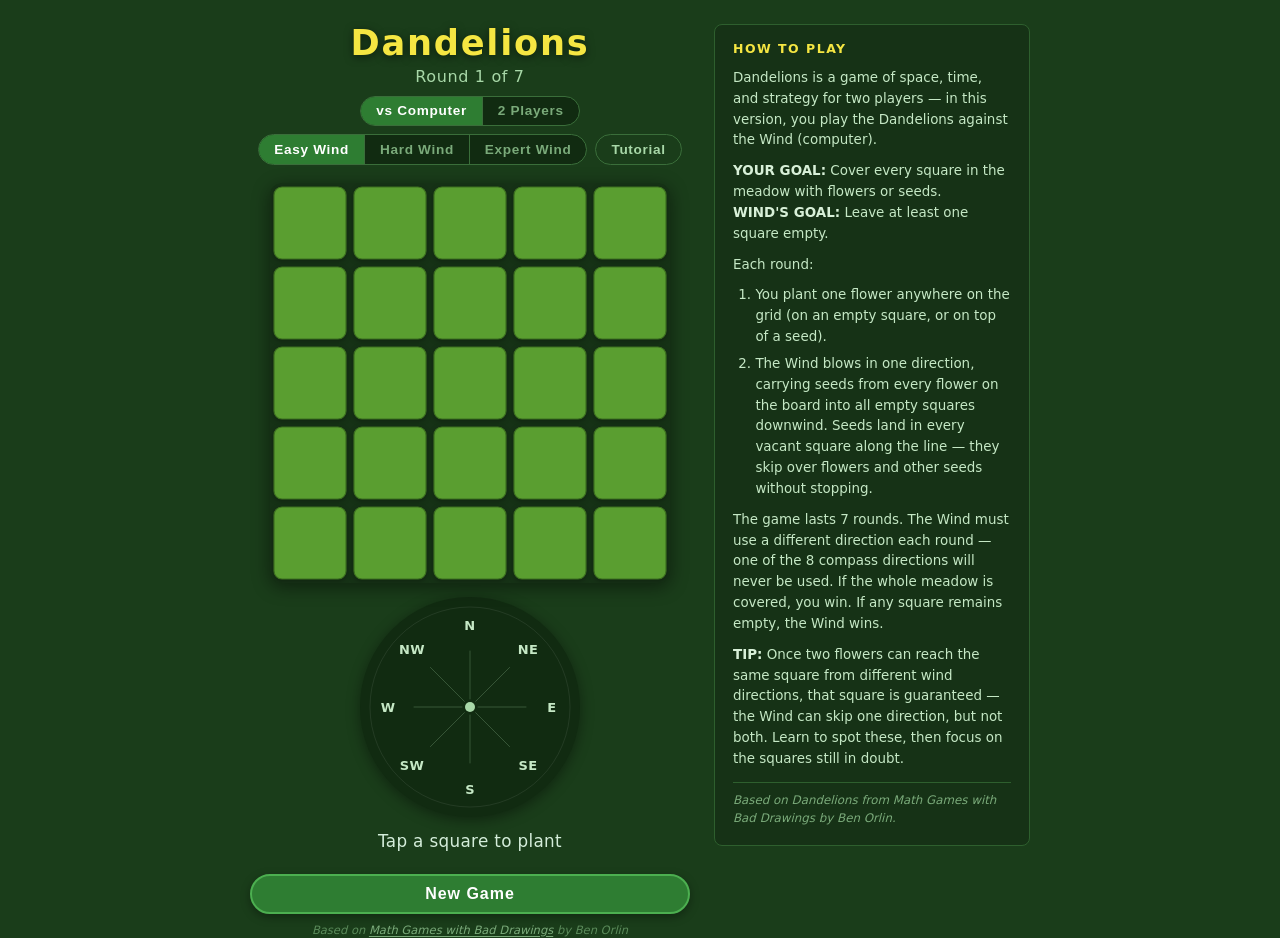
<file: index.html>
<!DOCTYPE html>
<html lang="en">
<head>
  <meta charset="UTF-8">
  <meta name="viewport" content="width=device-width, initial-scale=1.0, maximum-scale=1.0, user-scalable=no">
  <meta name="theme-color" content="#1a3a1a">
  <title>Dandelions</title>
  <link rel="manifest" href="manifest.json">
  <link rel="apple-touch-icon" href="icon-192.png">
  <meta name="apple-mobile-web-app-capable" content="yes">
  <meta name="apple-mobile-web-app-status-bar-style" content="black-translucent">
  <link rel="stylesheet" href="style.css">
</head>
<body>
  <div id="page">

    <div id="app">
      <header>
        <h1>Dandelions</h1>
        <div id="round-counter">Round 1 of 7</div>
        <div id="header-controls">
          <div id="mode-selector" role="group" aria-label="Game mode">
            <button class="mode-btn active" data-mode="cpu" type="button">vs Computer</button>
            <button class="mode-btn"        data-mode="2p"  type="button">2 Players</button>
          </div>
          <div id="difficulty" role="group" aria-label="Wind difficulty">
            <button class="diff-btn active" data-diff="easy"   type="button">Easy Wind</button>
            <button class="diff-btn"        data-diff="hard"   type="button">Hard Wind</button>
            <button class="diff-btn"        data-diff="expert" type="button">Expert Wind</button>
          </div>
          <button id="tutorial-btn" type="button">Tutorial</button>
        </div>
      </header>

      <main>
        <div class="grid-wrap">
          <svg id="grid"
               viewBox="0 0 500 500"
               role="grid"
               aria-label="Game board"
               xmlns="http://www.w3.org/2000/svg">
          </svg>
          <!-- Tutorial overlay: dims the grid; highlight ring added via JS on a cell -->
          <div id="tut-overlay" aria-hidden="true" hidden></div>
        </div>

        <!-- Tutorial instruction panel (replaces status during tutorial) -->
        <div id="tut-panel" hidden>
          <p id="tut-msg"></p>
          <div id="tut-actions"></div>
        </div>

        <div id="compass-wrap">
          <svg id="compass"
               viewBox="-110 -110 220 220"
               role="group"
               aria-label="Wind compass"
               xmlns="http://www.w3.org/2000/svg">
          </svg>
        </div>

        <div id="status" aria-live="polite">Tap a square to plant</div>

        <!-- Confetti container for win celebration -->
        <div id="confetti" aria-hidden="true"></div>

        <!-- Pass-the-phone overlay for 2-player mode -->
        <div id="pass-overlay" hidden>
          <p id="pass-msg">Pass to the Wind player</p>
          <button id="pass-ready-btn" type="button">Ready</button>
        </div>
      </main>

      <footer>
        <button id="reset-btn" type="button">New Game</button>
        <p id="game-attribution"><em>Based on <a href="https://www.hachettebookgroup.com/titles/ben-orlin/math-games-with-bad-drawings/9780762499861/" target="_blank" rel="noopener">Math Games with Bad Drawings</a> by Ben Orlin</em></p>
      </footer>
    </div>

    <aside id="how-to-play" aria-label="How to play">
      <button id="htp-toggle" type="button"
              aria-expanded="false"
              aria-controls="htp-body">How to Play &#x25B8;</button>

      <div id="htp-body" class="htp-collapsed">
        <h2>How to Play</h2>

        <p>Dandelions is a game of space, time, and strategy for two players
           — in this version, you play the Dandelions against the Wind (computer).</p>

        <p><strong>YOUR GOAL:</strong> Cover every square in the meadow with flowers or seeds.<br>
           <strong>WIND'S GOAL:</strong> Leave at least one square empty.</p>

        <p>Each round:</p>
        <ol>
          <li>You plant one flower anywhere on the grid (on an empty square, or on top of a seed).</li>
          <li>The Wind blows in one direction, carrying seeds from every flower on the board
              into all empty squares downwind. Seeds land in every vacant square along the
              line — they skip over flowers and other seeds without stopping.</li>
        </ol>

        <p>The game lasts 7 rounds. The Wind must use a different direction each round
           — one of the 8 compass directions will never be used. If the whole meadow is
           covered, you win. If any square remains empty, the Wind wins.</p>

        <p><strong>TIP:</strong> Once two flowers can reach the same square from different
           wind directions, that square is guaranteed — the Wind can skip one direction,
           but not both. Learn to spot these, then focus on the squares still in doubt.</p>

        <p class="htp-attribution">Based on <em>Dandelions</em> from
           <em>Math Games with Bad Drawings</em> by Ben Orlin.</p>
      </div>
    </aside>

  </div>

  <script src="wind-ai-smart.js"></script>
  <script src="game.js"></script>
  <script>
    if ('serviceWorker' in navigator) {
      navigator.serviceWorker.register('sw.js');
    }
  </script>
</body>
</html>
</file>
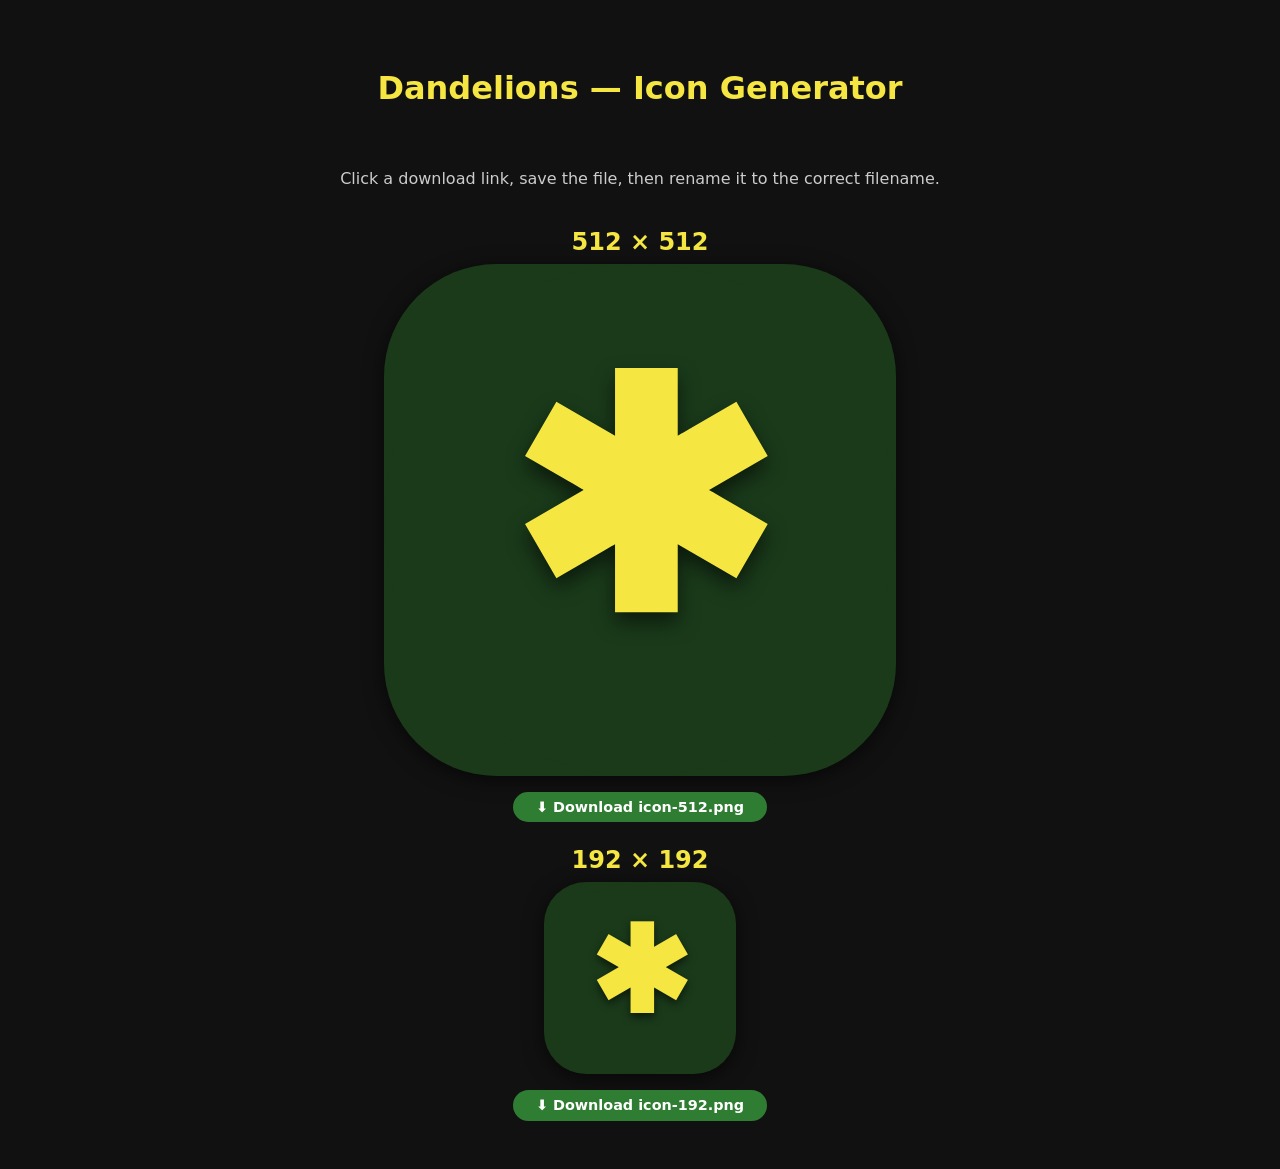
<file: generate-icons.html>
<!DOCTYPE html>
<html lang="en">
<head>
  <meta charset="UTF-8">
  <title>Generate Dandelions Icons</title>
  <style>
    body { font-family: system-ui, sans-serif; background: #111; color: #ccc;
           display: flex; flex-direction: column; align-items: center;
           gap: 24px; padding: 40px 16px; }
    canvas { border-radius: 22%; box-shadow: 0 4px 20px rgba(0,0,0,0.6); }
    a.dl  { display: inline-block; margin-top: 8px; padding: 0.5em 1.6em;
            background: #2e7d32; color: #fff; border-radius: 999px;
            text-decoration: none; font-weight: 600; font-size: 0.9rem; }
    a.dl:hover { background: #388e3c; }
    h2 { margin: 0; color: #f5e642; }
    .pair { display: flex; flex-direction: column; align-items: center; gap: 8px; }
  </style>
</head>
<body>
  <h1 style="color:#f5e642">Dandelions — Icon Generator</h1>
  <p>Click a download link, save the file, then rename it to the correct filename.</p>

  <div class="pair">
    <h2>512 × 512</h2>
    <canvas id="c512" width="512" height="512"></canvas>
    <a class="dl" id="dl512" download="icon-512.png">⬇ Download icon-512.png</a>
  </div>

  <div class="pair">
    <h2>192 × 192</h2>
    <canvas id="c192" width="192" height="192"></canvas>
    <a class="dl" id="dl192" download="icon-192.png">⬇ Download icon-192.png</a>
  </div>

  <script>
    function drawIcon(canvas) {
      const s   = canvas.width;
      const ctx = canvas.getContext('2d');

      // Background circle
      ctx.fillStyle = '#1a3a1a';
      ctx.fillRect(0, 0, s, s);
      ctx.beginPath();
      ctx.arc(s / 2, s / 2, s / 2, 0, Math.PI * 2);
      ctx.fillStyle = '#1a3a1a';
      ctx.fill();

      // Clip to circle
      ctx.save();
      ctx.beginPath();
      ctx.arc(s / 2, s / 2, s / 2, 0, Math.PI * 2);
      ctx.clip();

      // Gold asterisk ✱
      ctx.textAlign    = 'center';
      ctx.textBaseline = 'middle';
      ctx.fillStyle    = '#f5e642';
      ctx.font         = `bold ${Math.round(s * 0.62)}px serif`;

      // Subtle drop shadow
      ctx.shadowColor   = 'rgba(0,0,0,0.55)';
      ctx.shadowBlur    = Math.round(s * 0.04);
      ctx.shadowOffsetY = Math.round(s * 0.02);

      ctx.fillText('\u2731', s / 2, s / 2 + s * 0.02);

      ctx.restore();
    }

    const c512 = document.getElementById('c512');
    const c192 = document.getElementById('c192');

    drawIcon(c512);
    drawIcon(c192);

    // Wire up download links once canvases are drawn
    document.getElementById('dl512').href = c512.toDataURL('image/png');
    document.getElementById('dl192').href = c192.toDataURL('image/png');
  </script>
</body>
</html>
</file>
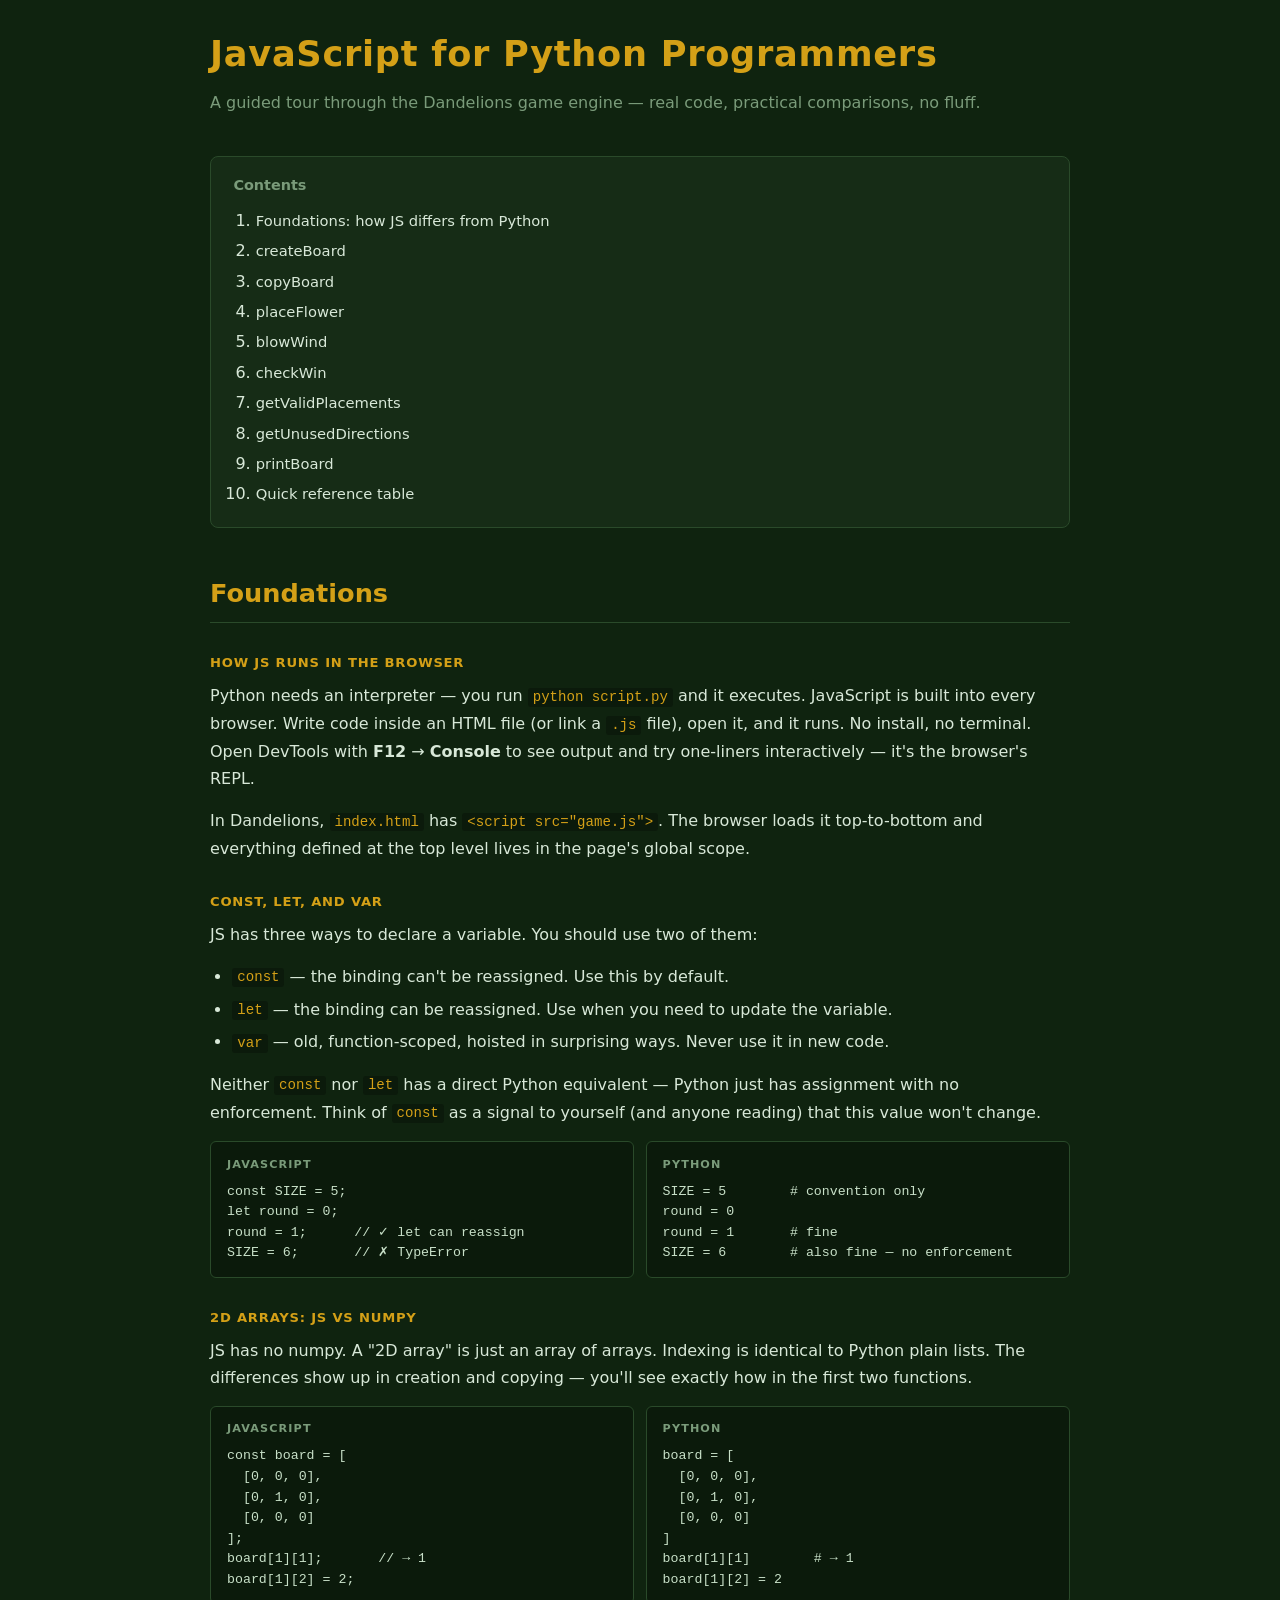
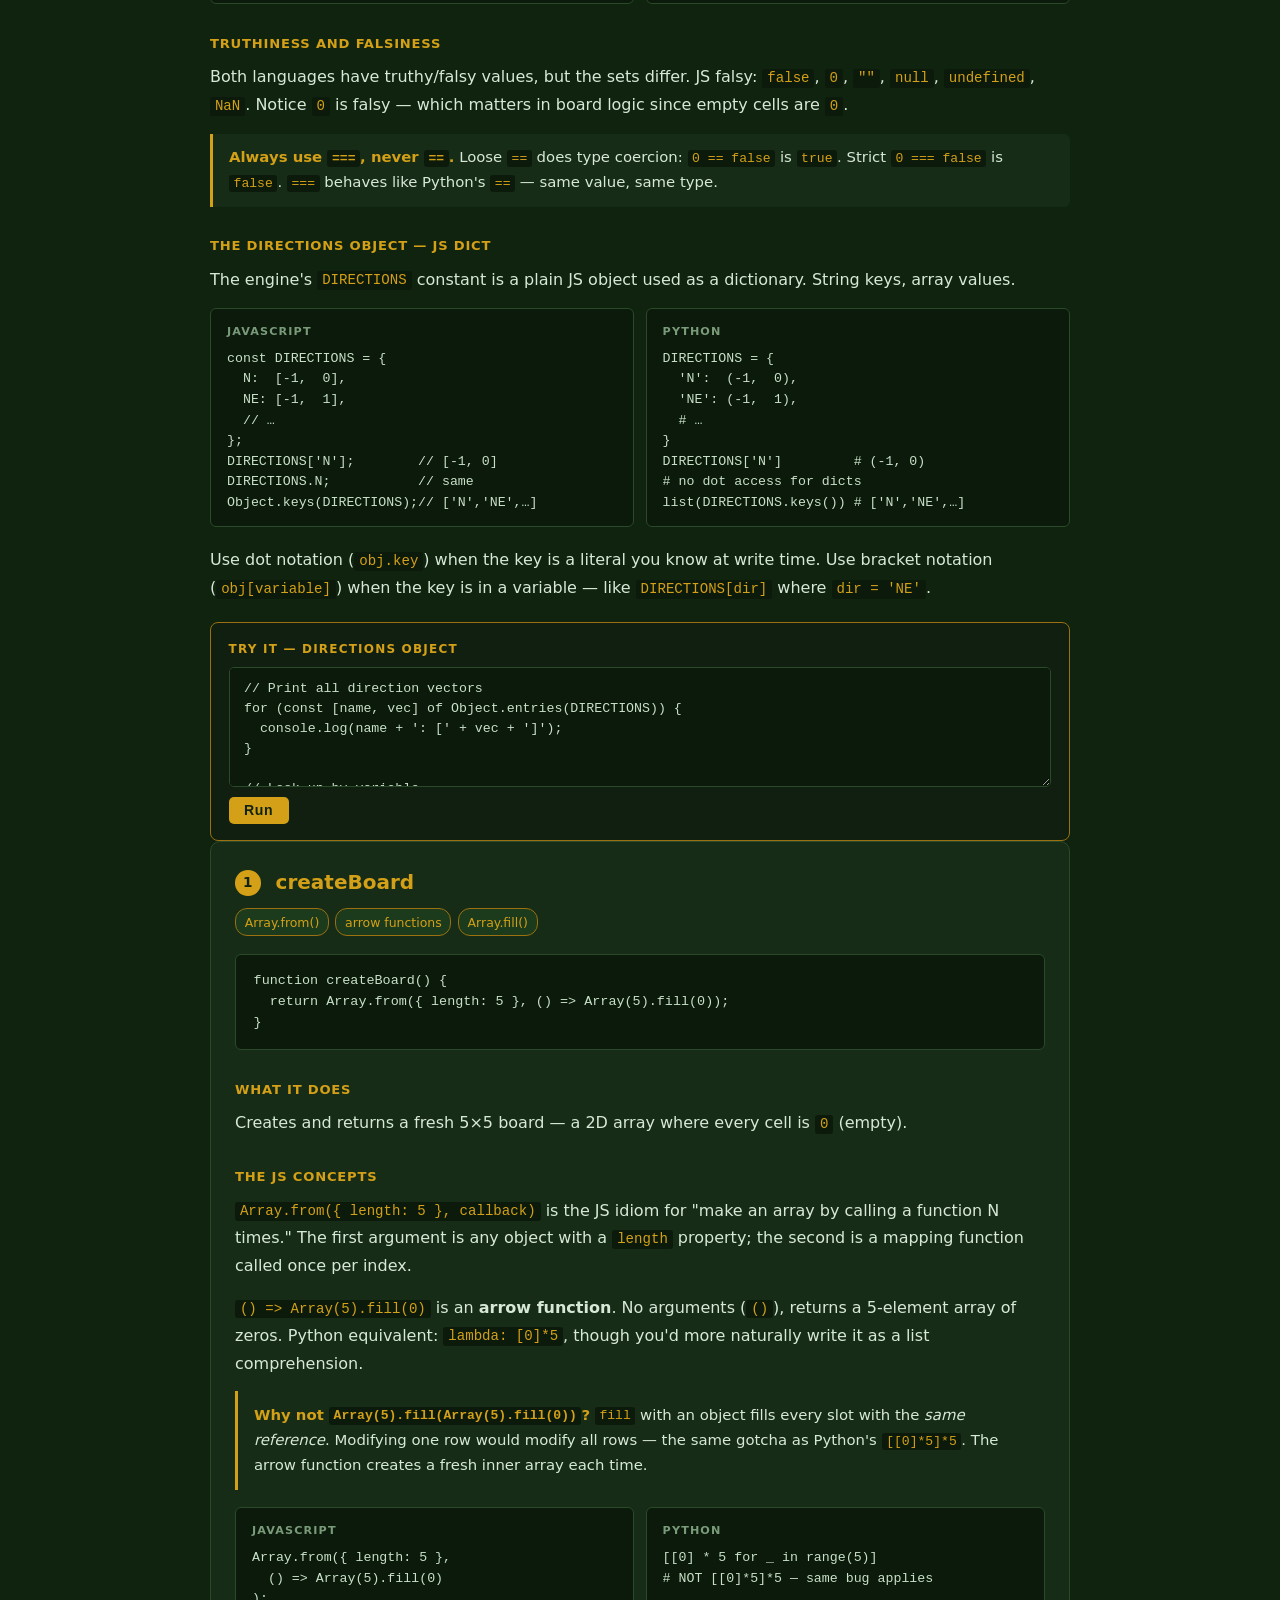
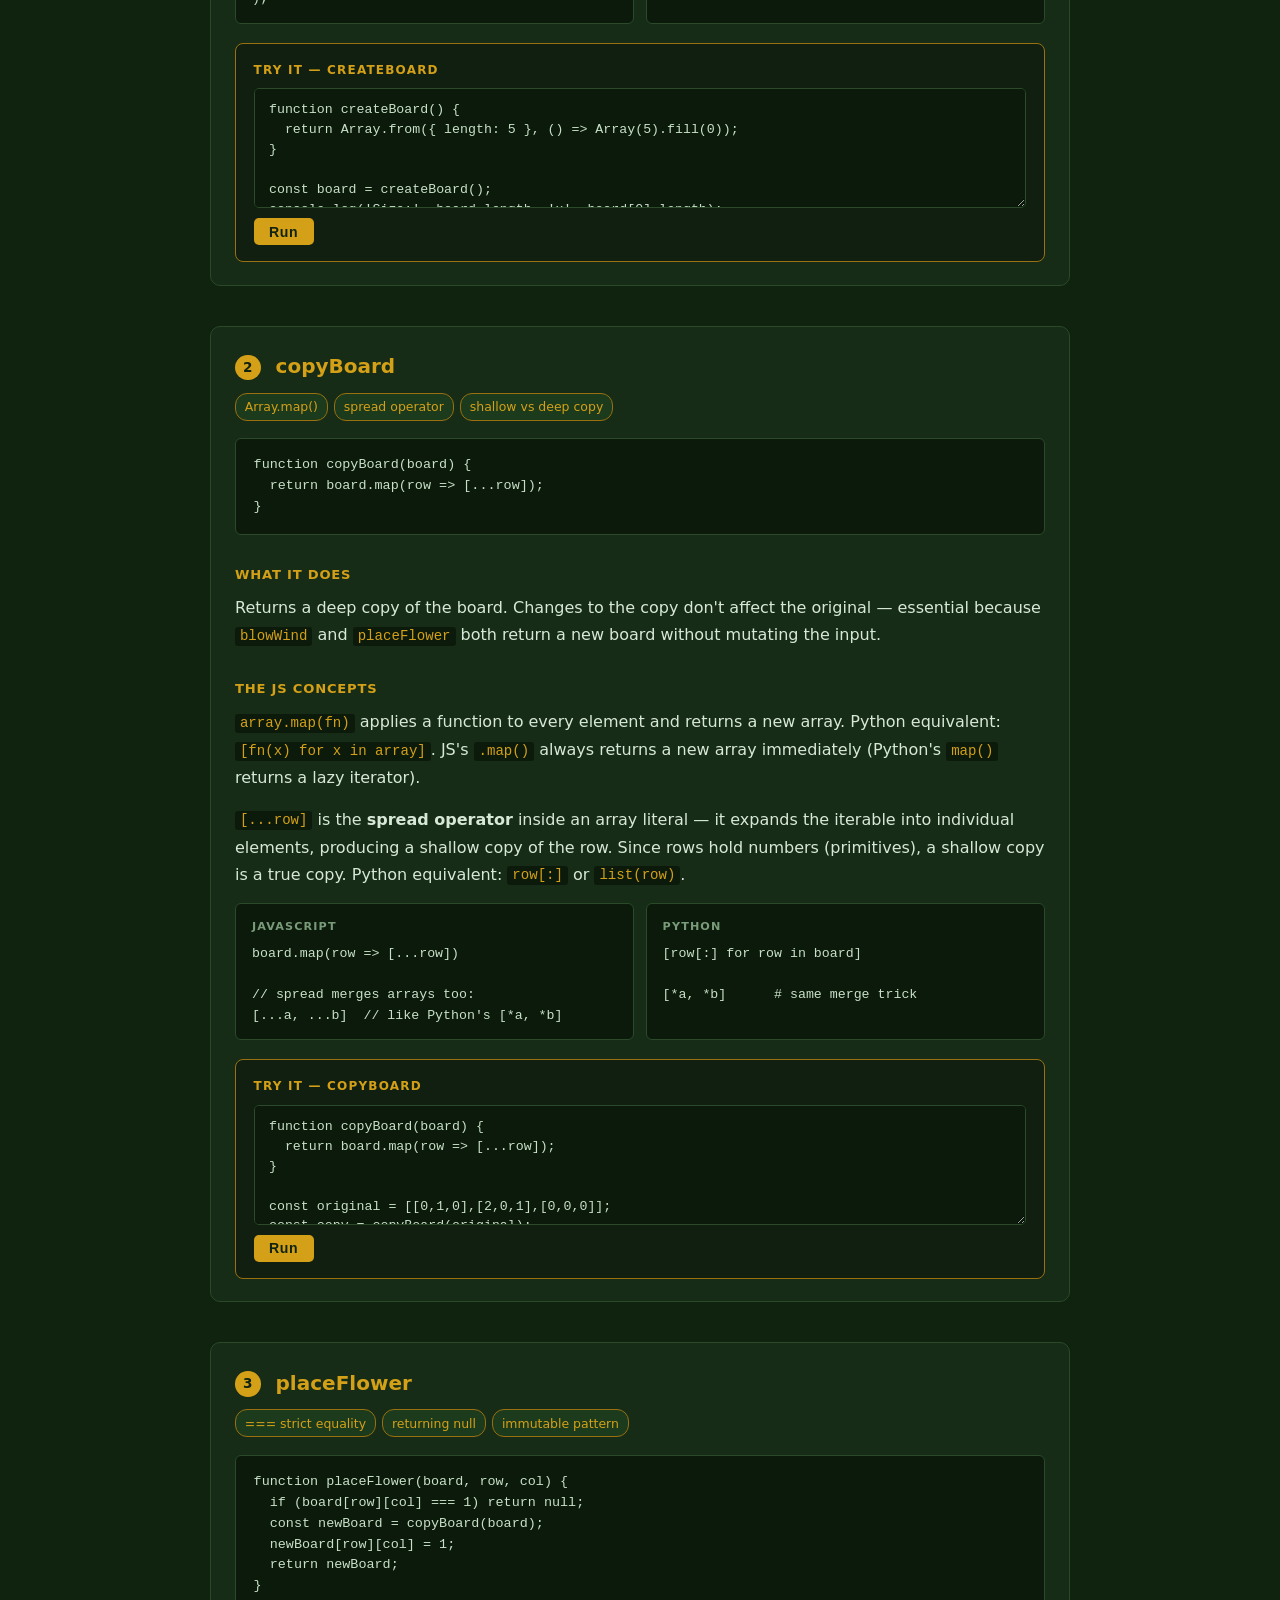
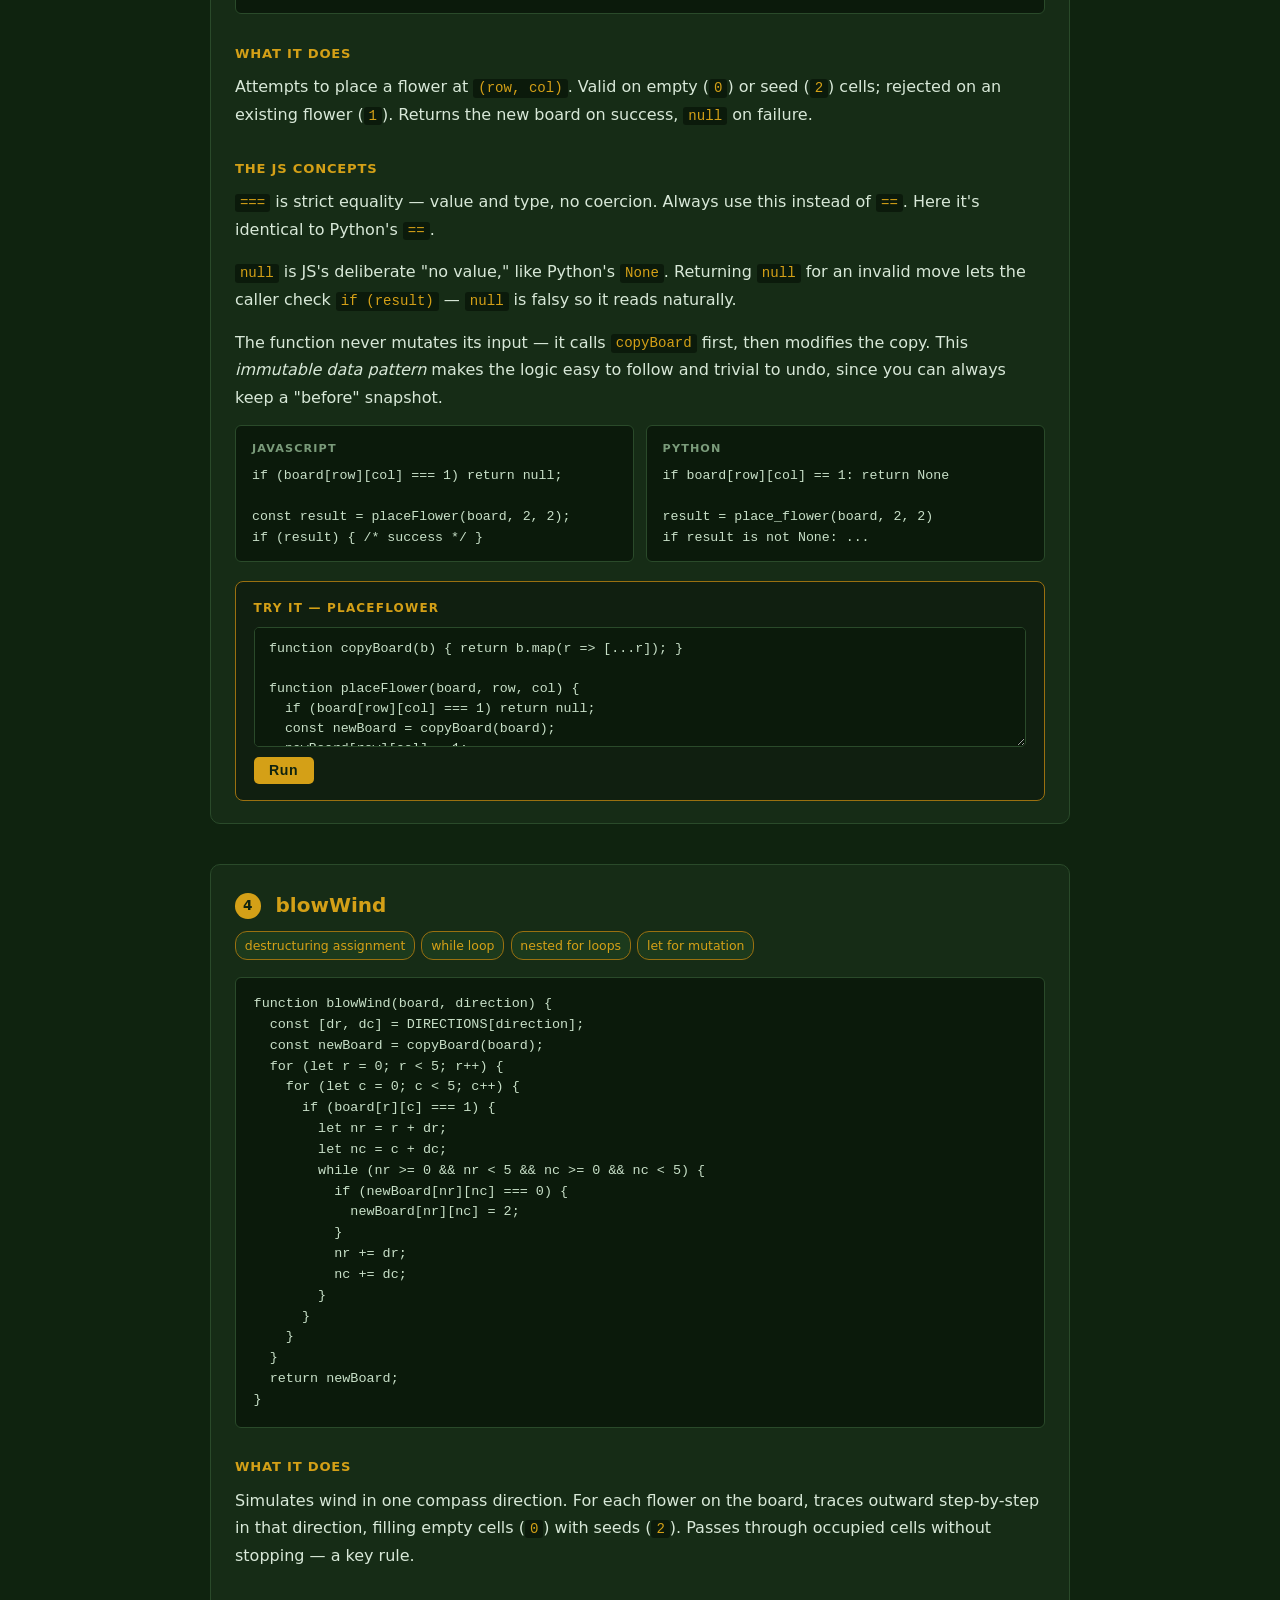
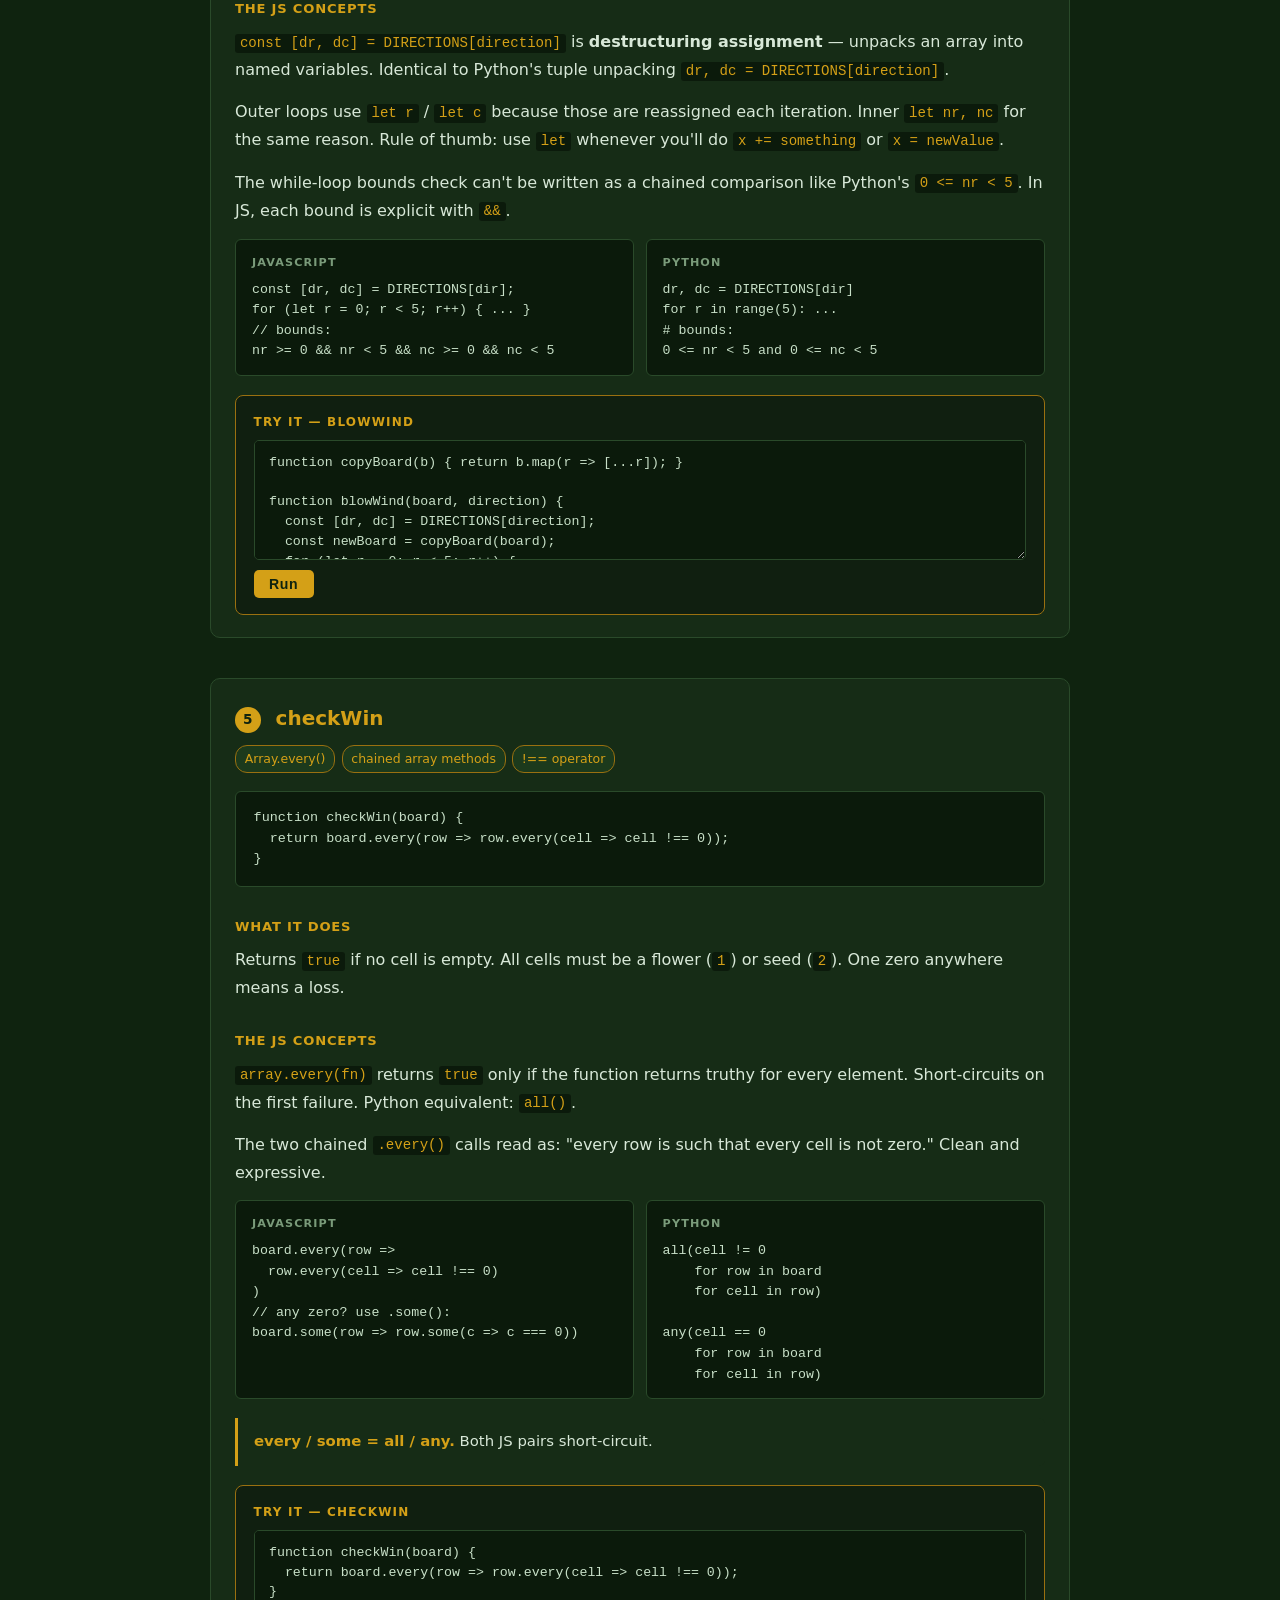
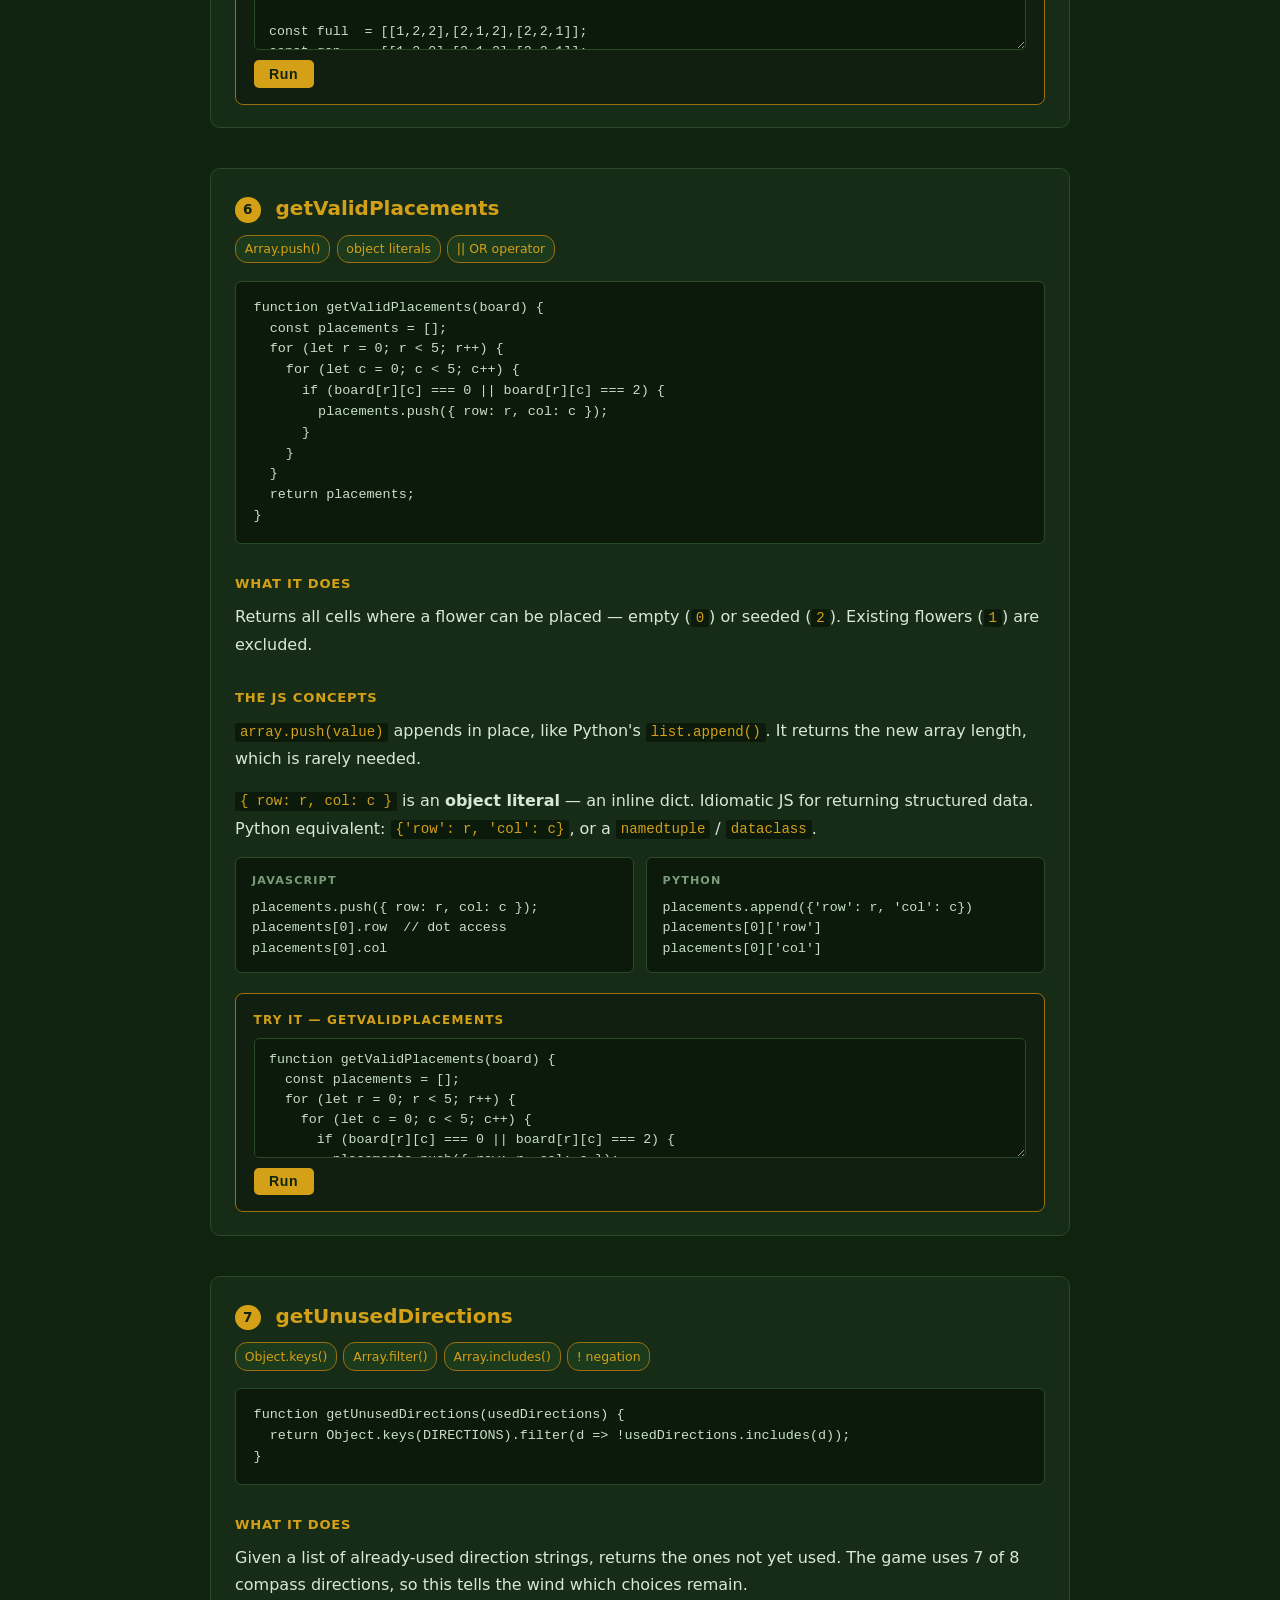
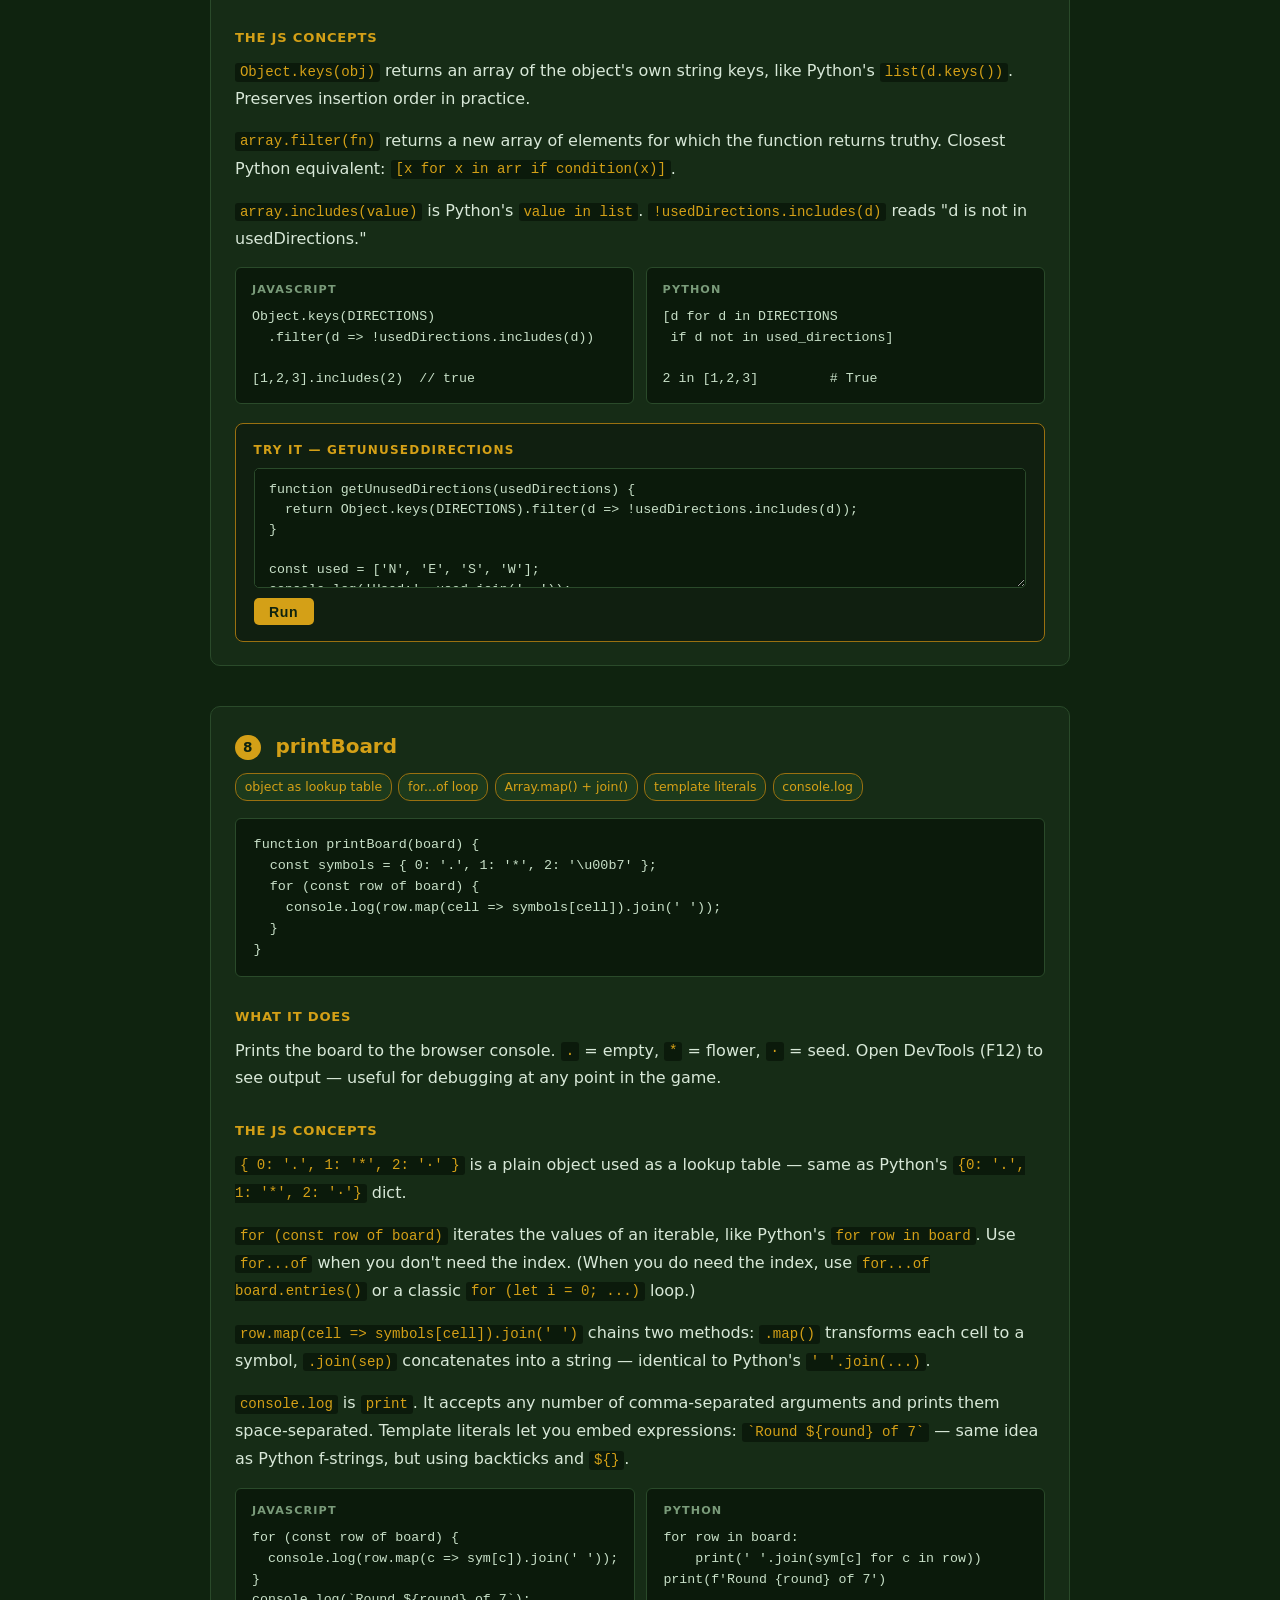
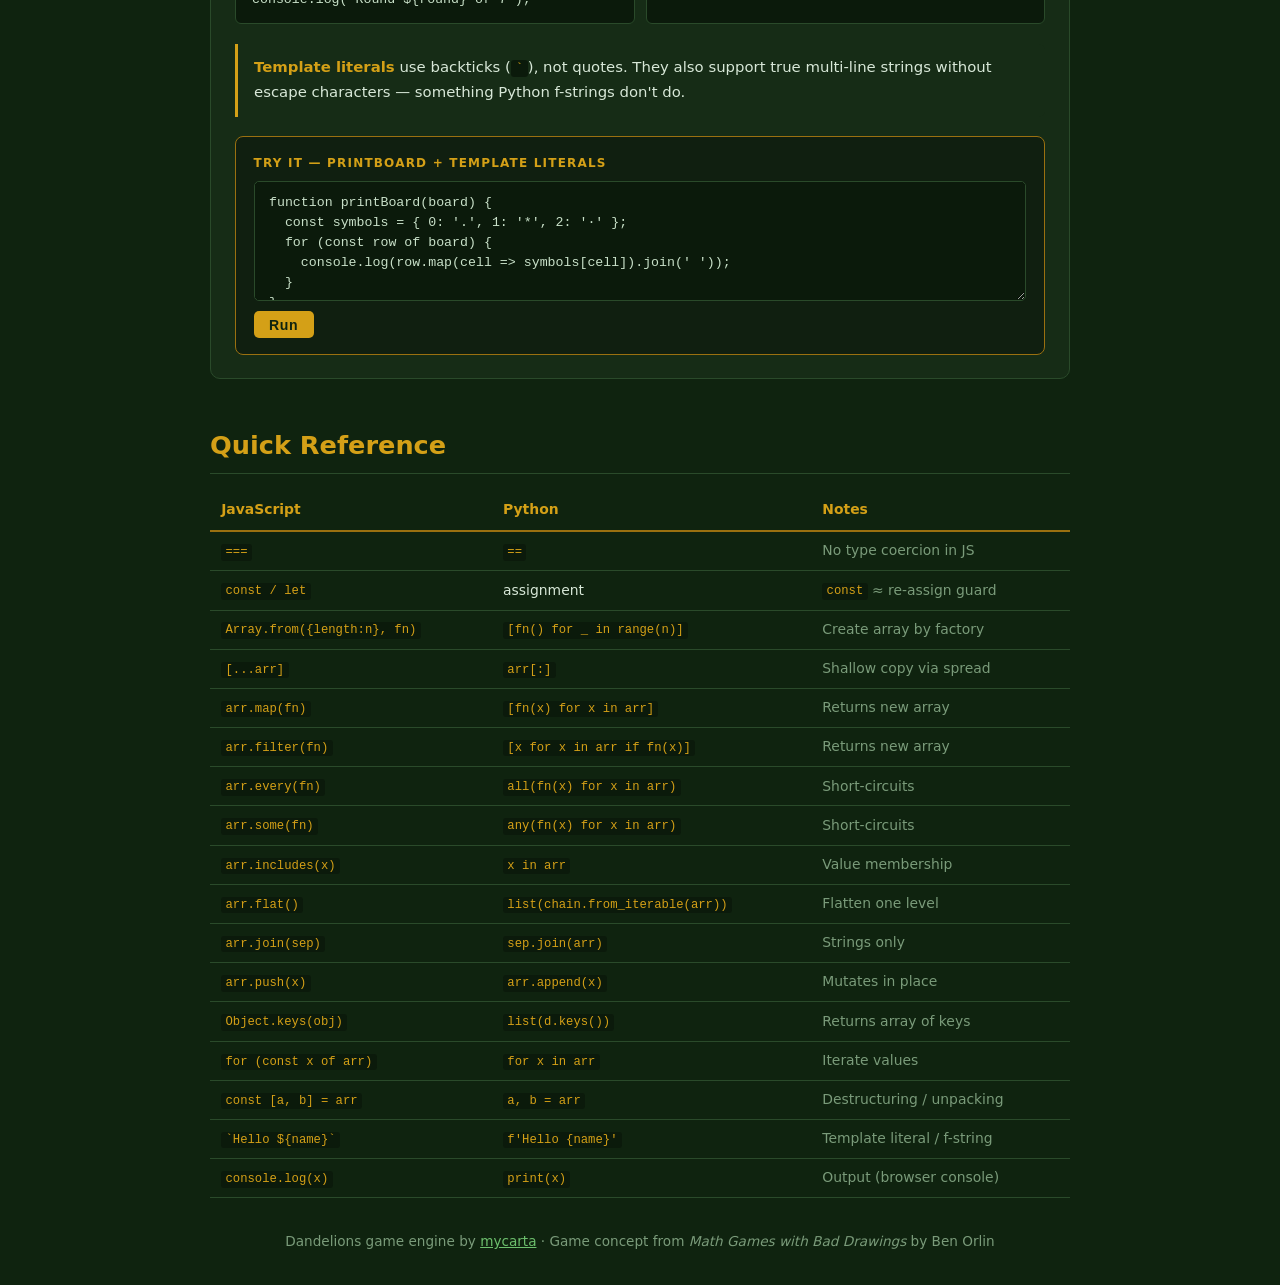
<file: docs/tutorial-js.html>
<!DOCTYPE html>
<html lang="en">
<head>
<meta charset="UTF-8">
<meta name="viewport" content="width=device-width, initial-scale=1.0">
<title>JS for Python Programmers — Dandelions Engine</title>
<style>
  :root {
    --bg:       #0f230f;
    --surface:  #162c16;
    --border:   #2a4a2a;
    --text:     #d8e8d8;
    --muted:    #7a9b7a;
    --gold:     #d4a017;
    --gold-dim: #9a7010;
    --code-bg:  #0b1a0b;
    --try-bg:   #101f10;
    --err:      #e06060;
    --link:     #6dbf6d;
  }

  * { box-sizing: border-box; margin: 0; padding: 0; }

  body {
    background: var(--bg);
    color: var(--text);
    font-family: 'Segoe UI', system-ui, sans-serif;
    font-size: 1rem;
    line-height: 1.7;
    padding: 1.5rem 1rem 4rem;
  }

  .page {
    max-width: 860px;
    margin: 0 auto;
  }

  /* ── Typography ── */
  h1 {
    font-size: clamp(1.5rem, 5vw, 2.2rem);
    color: var(--gold);
    margin-bottom: 0.3rem;
    letter-spacing: 0.02em;
  }

  .subtitle {
    color: var(--muted);
    font-size: 1rem;
    margin-bottom: 2.5rem;
  }

  h2 {
    font-size: clamp(1.2rem, 4vw, 1.6rem);
    color: var(--gold);
    margin: 2.8rem 0 1rem;
    padding-bottom: 0.4rem;
    border-bottom: 1px solid var(--border);
  }

  h3 {
    color: var(--gold);
    margin: 1.8rem 0 0.5rem;
    text-transform: uppercase;
    letter-spacing: 0.06em;
    font-size: 0.82rem;
  }

  p { margin-bottom: 0.9rem; }

  ul, ol {
    padding-left: 1.4rem;
    margin-bottom: 0.9rem;
  }

  li { margin-bottom: 0.3rem; }

  a { color: var(--link); }

  /* ── Inline code ── */
  code {
    font-family: 'Cascadia Code', 'Fira Code', 'Consolas', monospace;
    font-size: 0.88em;
    background: var(--code-bg);
    color: var(--gold);
    padding: 0.1em 0.35em;
    border-radius: 3px;
  }

  /* ── Code blocks ── */
  pre {
    background: var(--code-bg);
    border: 1px solid var(--border);
    border-radius: 6px;
    padding: 1rem 1.1rem;
    overflow-x: auto;
    font-family: 'Cascadia Code', 'Fira Code', 'Consolas', monospace;
    font-size: 0.84rem;
    line-height: 1.55;
    margin-bottom: 1.2rem;
    color: #c8e0c8;
  }

  /* ── Comparison table ── */
  .compare {
    display: grid;
    grid-template-columns: 1fr 1fr;
    gap: 0.7rem;
    margin-bottom: 1.2rem;
  }

  .compare-col {
    background: var(--code-bg);
    border: 1px solid var(--border);
    border-radius: 6px;
    padding: 0.8rem 1rem;
  }

  .compare-col .lang {
    font-size: 0.7rem;
    font-weight: 700;
    letter-spacing: 0.1em;
    text-transform: uppercase;
    color: var(--muted);
    margin-bottom: 0.5rem;
  }

  .compare-col pre {
    background: none;
    border: none;
    padding: 0;
    margin: 0;
    font-size: 0.83rem;
  }

  /* ── Concept pills ── */
  .concepts {
    display: flex;
    flex-wrap: wrap;
    gap: 0.4rem;
    margin: 0.6rem 0 1.1rem;
  }

  .concept {
    background: #1c3a1c;
    border: 1px solid var(--gold-dim);
    border-radius: 12px;
    padding: 0.2em 0.7em;
    font-size: 0.78rem;
    color: var(--gold);
  }

  /* ── Callout / info box ── */
  .note {
    background: var(--surface);
    border-left: 3px solid var(--gold);
    border-radius: 0 6px 6px 0;
    padding: 0.7rem 1rem;
    margin-bottom: 1.1rem;
    font-size: 0.93rem;
  }

  .note strong { color: var(--gold); }

  /* ── Function card ── */
  .fn-card {
    background: var(--surface);
    border: 1px solid var(--border);
    border-radius: 10px;
    padding: 1.4rem 1.5rem;
    margin-bottom: 2.5rem;
  }

  .fn-card h2 {
    margin-top: 0;
    border: none;
    padding: 0;
    margin-bottom: 0.6rem;
    font-size: 1.25rem;
  }

  .fn-number {
    display: inline-block;
    background: var(--gold);
    color: #0f230f;
    font-weight: 700;
    width: 1.6rem;
    height: 1.6rem;
    line-height: 1.6rem;
    text-align: center;
    border-radius: 50%;
    font-size: 0.85rem;
    margin-right: 0.5rem;
    vertical-align: middle;
  }

  /* ── Try it ── */
  .try-it {
    background: var(--try-bg);
    border: 1px solid var(--gold-dim);
    border-radius: 8px;
    padding: 1rem 1.1rem;
    margin-top: 1.2rem;
  }

  .try-it .try-label {
    font-size: 0.75rem;
    font-weight: 700;
    letter-spacing: 0.1em;
    text-transform: uppercase;
    color: var(--gold);
    margin-bottom: 0.5rem;
  }

  .try-it textarea {
    display: block;
    width: 100%;
    background: var(--code-bg);
    color: #c8e0c8;
    border: 1px solid var(--border);
    border-radius: 5px;
    padding: 0.7rem 0.9rem;
    font-family: 'Cascadia Code', 'Fira Code', 'Consolas', monospace;
    font-size: 0.83rem;
    line-height: 1.5;
    resize: vertical;
    min-height: 120px;
    margin-bottom: 0.6rem;
  }

  .try-it textarea:focus {
    outline: 2px solid var(--gold-dim);
  }

  .run-btn {
    background: var(--gold);
    color: #0f230f;
    border: none;
    border-radius: 5px;
    padding: 0.4em 1.1em;
    font-size: 0.88rem;
    font-weight: 700;
    cursor: pointer;
    letter-spacing: 0.04em;
  }

  .run-btn:hover { background: #e8b828; }

  .try-output {
    margin-top: 0.7rem;
    background: #060f06;
    border: 1px solid var(--border);
    border-radius: 5px;
    padding: 0.6rem 0.9rem;
    font-family: 'Cascadia Code', 'Fira Code', 'Consolas', monospace;
    font-size: 0.82rem;
    white-space: pre-wrap;
    min-height: 2rem;
    color: #9bcc9b;
    display: none;
  }

  .try-output.error { color: var(--err); }

  /* ── TOC ── */
  .toc {
    background: var(--surface);
    border: 1px solid var(--border);
    border-radius: 8px;
    padding: 1rem 1.4rem;
    margin-bottom: 2.5rem;
  }

  .toc h3 {
    margin-top: 0;
    margin-bottom: 0.6rem;
    text-transform: none;
    font-size: 0.9rem;
    letter-spacing: 0;
    color: var(--muted);
  }

  .toc ol { margin: 0; }
  .toc li { margin-bottom: 0.2rem; }

  .toc a {
    color: var(--text);
    text-decoration: none;
    font-size: 0.92rem;
  }

  .toc a:hover { color: var(--gold); }

  /* ── Reference table ── */
  .ref-table {
    width: 100%;
    border-collapse: collapse;
    font-size: 0.87rem;
    margin-bottom: 2rem;
  }

  .ref-table th {
    text-align: left;
    padding: 0.5rem 0.7rem;
    color: var(--gold);
    border-bottom: 2px solid var(--gold-dim);
  }

  .ref-table td {
    padding: 0.45rem 0.7rem;
    border-bottom: 1px solid var(--border);
  }

  .ref-table td:last-child { color: var(--muted); }

  /* ── Responsive ── */
  @media (max-width: 600px) {
    .compare { grid-template-columns: 1fr; }
    .fn-card { padding: 1rem; }
  }
</style>
</head>
<body>
<div class="page">

<h1>JavaScript for Python Programmers</h1>
<p class="subtitle">A guided tour through the Dandelions game engine — real code, practical comparisons, no fluff.</p>

<!-- TOC -->
<div class="toc">
  <h3>Contents</h3>
  <ol>
    <li><a href="#foundations">Foundations: how JS differs from Python</a></li>
    <li><a href="#fn-createBoard">createBoard</a></li>
    <li><a href="#fn-copyBoard">copyBoard</a></li>
    <li><a href="#fn-placeFlower">placeFlower</a></li>
    <li><a href="#fn-blowWind">blowWind</a></li>
    <li><a href="#fn-checkWin">checkWin</a></li>
    <li><a href="#fn-getValidPlacements">getValidPlacements</a></li>
    <li><a href="#fn-getUnusedDirections">getUnusedDirections</a></li>
    <li><a href="#fn-printBoard">printBoard</a></li>
    <li><a href="#ref">Quick reference table</a></li>
  </ol>
</div>


<!-- ══════════════════════════════════════════ FOUNDATIONS -->
<h2 id="foundations">Foundations</h2>

<h3>How JS runs in the browser</h3>
<p>
  Python needs an interpreter — you run <code>python script.py</code> and it executes.
  JavaScript is built into every browser. Write code inside an HTML file
  (or link a <code>.js</code> file), open it, and it runs. No install, no terminal.
  Open DevTools with <strong>F12</strong> → <strong>Console</strong> to see output
  and try one-liners interactively — it's the browser's REPL.
</p>
<p>
  In Dandelions, <code>index.html</code> has <code>&lt;script src="game.js"&gt;</code>.
  The browser loads it top-to-bottom and everything defined at the top level lives
  in the page's global scope.
</p>

<h3>const, let, and var</h3>
<p>JS has three ways to declare a variable. You should use two of them:</p>
<ul>
  <li><code>const</code> — the binding can't be reassigned. Use this by default.</li>
  <li><code>let</code> — the binding can be reassigned. Use when you need to update the variable.</li>
  <li><code>var</code> — old, function-scoped, hoisted in surprising ways. Never use it in new code.</li>
</ul>
<p>
  Neither <code>const</code> nor <code>let</code> has a direct Python equivalent —
  Python just has assignment with no enforcement. Think of <code>const</code> as a
  signal to yourself (and anyone reading) that this value won't change.
</p>

<div class="compare">
  <div class="compare-col">
    <div class="lang">JavaScript</div>
    <pre>const SIZE = 5;
let round = 0;
round = 1;      // ✓ let can reassign
SIZE = 6;       // ✗ TypeError</pre>
  </div>
  <div class="compare-col">
    <div class="lang">Python</div>
    <pre>SIZE = 5        # convention only
round = 0
round = 1       # fine
SIZE = 6        # also fine — no enforcement</pre>
  </div>
</div>

<h3>2D arrays: JS vs numpy</h3>
<p>
  JS has no numpy. A "2D array" is just an array of arrays. Indexing is identical to Python plain lists.
  The differences show up in creation and copying — you'll see exactly how in the first two functions.
</p>

<div class="compare">
  <div class="compare-col">
    <div class="lang">JavaScript</div>
    <pre>const board = [
  [0, 0, 0],
  [0, 1, 0],
  [0, 0, 0]
];
board[1][1];       // → 1
board[1][2] = 2;</pre>
  </div>
  <div class="compare-col">
    <div class="lang">Python</div>
    <pre>board = [
  [0, 0, 0],
  [0, 1, 0],
  [0, 0, 0]
]
board[1][1]        # → 1
board[1][2] = 2</pre>
  </div>
</div>

<h3>Truthiness and falsiness</h3>
<p>
  Both languages have truthy/falsy values, but the sets differ.
  JS falsy: <code>false</code>, <code>0</code>, <code>""</code>, <code>null</code>,
  <code>undefined</code>, <code>NaN</code>. Notice <code>0</code> is falsy — which
  matters in board logic since empty cells are <code>0</code>.
</p>
<div class="note">
  <strong>Always use <code>===</code>, never <code>==</code>.</strong>
  Loose <code>==</code> does type coercion: <code>0 == false</code> is <code>true</code>.
  Strict <code>0 === false</code> is <code>false</code>. <code>===</code> behaves like
  Python's <code>==</code> — same value, same type.
</div>

<h3>The DIRECTIONS object — JS dict</h3>
<p>
  The engine's <code>DIRECTIONS</code> constant is a plain JS object used as a dictionary.
  String keys, array values.
</p>

<div class="compare">
  <div class="compare-col">
    <div class="lang">JavaScript</div>
    <pre>const DIRECTIONS = {
  N:  [-1,  0],
  NE: [-1,  1],
  // …
};
DIRECTIONS['N'];        // [-1, 0]
DIRECTIONS.N;           // same
Object.keys(DIRECTIONS);// ['N','NE',…]</pre>
  </div>
  <div class="compare-col">
    <div class="lang">Python</div>
    <pre>DIRECTIONS = {
  'N':  (-1,  0),
  'NE': (-1,  1),
  # …
}
DIRECTIONS['N']         # (-1, 0)
# no dot access for dicts
list(DIRECTIONS.keys()) # ['N','NE',…]</pre>
  </div>
</div>

<p>
  Use dot notation (<code>obj.key</code>) when the key is a literal you know at write time.
  Use bracket notation (<code>obj[variable]</code>) when the key is in a variable —
  like <code>DIRECTIONS[dir]</code> where <code>dir = 'NE'</code>.
</p>

<div class="try-it">
  <div class="try-label">Try it — DIRECTIONS object</div>
  <textarea class="try-code">// Print all direction vectors
for (const [name, vec] of Object.entries(DIRECTIONS)) {
  console.log(name + ': [' + vec + ']');
}

// Look up by variable
const dir = 'SW';
console.log('SW vector:', DIRECTIONS[dir]);</textarea>
  <button class="run-btn" onclick="runCode(this)">Run</button>
  <pre class="try-output"></pre>
</div>


<!-- ══════════════════════════════════════════ 1. createBoard -->
<div class="fn-card" id="fn-createBoard">
<h2><span class="fn-number">1</span> createBoard</h2>

<div class="concepts">
  <span class="concept">Array.from()</span>
  <span class="concept">arrow functions</span>
  <span class="concept">Array.fill()</span>
</div>

<pre>function createBoard() {
  return Array.from({ length: 5 }, () => Array(5).fill(0));
}</pre>

<h3>What it does</h3>
<p>
  Creates and returns a fresh 5×5 board — a 2D array where every cell is <code>0</code> (empty).
</p>

<h3>The JS concepts</h3>
<p>
  <code>Array.from({ length: 5 }, callback)</code> is the JS idiom for "make an array by
  calling a function N times." The first argument is any object with a <code>length</code>
  property; the second is a mapping function called once per index.
</p>
<p>
  <code>() => Array(5).fill(0)</code> is an <strong>arrow function</strong>. No arguments
  (<code>()</code>), returns a 5-element array of zeros. Python equivalent:
  <code>lambda: [0]*5</code>, though you'd more naturally write it as a list comprehension.
</p>

<div class="note">
  <strong>Why not <code>Array(5).fill(Array(5).fill(0))</code>?</strong>
  <code>fill</code> with an object fills every slot with the <em>same reference</em>.
  Modifying one row would modify all rows — the same gotcha as Python's
  <code>[[0]*5]*5</code>. The arrow function creates a fresh inner array each time.
</div>

<div class="compare">
  <div class="compare-col">
    <div class="lang">JavaScript</div>
    <pre>Array.from({ length: 5 },
  () => Array(5).fill(0)
);</pre>
  </div>
  <div class="compare-col">
    <div class="lang">Python</div>
    <pre>[[0] * 5 for _ in range(5)]
# NOT [[0]*5]*5 — same bug applies</pre>
  </div>
</div>

<div class="try-it">
  <div class="try-label">Try it — createBoard</div>
  <textarea class="try-code">function createBoard() {
  return Array.from({ length: 5 }, () => Array(5).fill(0));
}

const board = createBoard();
console.log('Size:', board.length, 'x', board[0].length);

// Prove rows are independent objects
board[0][0] = 99;
console.log('board[0]:', JSON.stringify(board[0]));
console.log('board[1]:', JSON.stringify(board[1])); // unaffected</textarea>
  <button class="run-btn" onclick="runCode(this)">Run</button>
  <pre class="try-output"></pre>
</div>
</div>


<!-- ══════════════════════════════════════════ 2. copyBoard -->
<div class="fn-card" id="fn-copyBoard">
<h2><span class="fn-number">2</span> copyBoard</h2>

<div class="concepts">
  <span class="concept">Array.map()</span>
  <span class="concept">spread operator</span>
  <span class="concept">shallow vs deep copy</span>
</div>

<pre>function copyBoard(board) {
  return board.map(row => [...row]);
}</pre>

<h3>What it does</h3>
<p>
  Returns a deep copy of the board. Changes to the copy don't affect the original —
  essential because <code>blowWind</code> and <code>placeFlower</code> both return
  a new board without mutating the input.
</p>

<h3>The JS concepts</h3>
<p>
  <code>array.map(fn)</code> applies a function to every element and returns a new array.
  Python equivalent: <code>[fn(x) for x in array]</code>. JS's <code>.map()</code>
  always returns a new array immediately (Python's <code>map()</code> returns a lazy iterator).
</p>
<p>
  <code>[...row]</code> is the <strong>spread operator</strong> inside an array literal —
  it expands the iterable into individual elements, producing a shallow copy of the row.
  Since rows hold numbers (primitives), a shallow copy is a true copy. Python equivalent:
  <code>row[:]</code> or <code>list(row)</code>.
</p>

<div class="compare">
  <div class="compare-col">
    <div class="lang">JavaScript</div>
    <pre>board.map(row => [...row])

// spread merges arrays too:
[...a, ...b]  // like Python's [*a, *b]</pre>
  </div>
  <div class="compare-col">
    <div class="lang">Python</div>
    <pre>[row[:] for row in board]

[*a, *b]      # same merge trick</pre>
  </div>
</div>

<div class="try-it">
  <div class="try-label">Try it — copyBoard</div>
  <textarea class="try-code">function copyBoard(board) {
  return board.map(row => [...row]);
}

const original = [[0,1,0],[2,0,1],[0,0,0]];
const copy = copyBoard(original);

copy[0][0] = 99;
console.log('original[0][0]:', original[0][0]); // 0 — unaffected
console.log('copy[0][0]:', copy[0][0]);           // 99

// What happens with a naive .map() (no spread)?
const badCopy = original.map(row => row); // same row references!
badCopy[1][0] = 77;
console.log('original[1][0] after bad copy mutation:', original[1][0]); // 77 — oops</textarea>
  <button class="run-btn" onclick="runCode(this)">Run</button>
  <pre class="try-output"></pre>
</div>
</div>


<!-- ══════════════════════════════════════════ 3. placeFlower -->
<div class="fn-card" id="fn-placeFlower">
<h2><span class="fn-number">3</span> placeFlower</h2>

<div class="concepts">
  <span class="concept">=== strict equality</span>
  <span class="concept">returning null</span>
  <span class="concept">immutable pattern</span>
</div>

<pre>function placeFlower(board, row, col) {
  if (board[row][col] === 1) return null;
  const newBoard = copyBoard(board);
  newBoard[row][col] = 1;
  return newBoard;
}</pre>

<h3>What it does</h3>
<p>
  Attempts to place a flower at <code>(row, col)</code>. Valid on empty (<code>0</code>)
  or seed (<code>2</code>) cells; rejected on an existing flower (<code>1</code>).
  Returns the new board on success, <code>null</code> on failure.
</p>

<h3>The JS concepts</h3>
<p>
  <code>===</code> is strict equality — value and type, no coercion. Always use this
  instead of <code>==</code>. Here it's identical to Python's <code>==</code>.
</p>
<p>
  <code>null</code> is JS's deliberate "no value," like Python's <code>None</code>.
  Returning <code>null</code> for an invalid move lets the caller check
  <code>if (result)</code> — <code>null</code> is falsy so it reads naturally.
</p>
<p>
  The function never mutates its input — it calls <code>copyBoard</code> first, then
  modifies the copy. This <em>immutable data pattern</em> makes the logic easy to
  follow and trivial to undo, since you can always keep a "before" snapshot.
</p>

<div class="compare">
  <div class="compare-col">
    <div class="lang">JavaScript</div>
    <pre>if (board[row][col] === 1) return null;

const result = placeFlower(board, 2, 2);
if (result) { /* success */ }</pre>
  </div>
  <div class="compare-col">
    <div class="lang">Python</div>
    <pre>if board[row][col] == 1: return None

result = place_flower(board, 2, 2)
if result is not None: ...</pre>
  </div>
</div>

<div class="try-it">
  <div class="try-label">Try it — placeFlower</div>
  <textarea class="try-code">function copyBoard(b) { return b.map(r => [...r]); }

function placeFlower(board, row, col) {
  if (board[row][col] === 1) return null;
  const newBoard = copyBoard(board);
  newBoard[row][col] = 1;
  return newBoard;
}

const board = [[0,0,0],[0,1,0],[0,0,2]];

console.log('empty cell:', placeFlower(board, 0, 0) !== null ? 'ok' : 'rejected');
console.log('flower cell:', placeFlower(board, 1, 1) !== null ? 'ok' : 'rejected');
console.log('seed cell:', placeFlower(board, 2, 2) !== null ? 'ok' : 'rejected');</textarea>
  <button class="run-btn" onclick="runCode(this)">Run</button>
  <pre class="try-output"></pre>
</div>
</div>


<!-- ══════════════════════════════════════════ 4. blowWind -->
<div class="fn-card" id="fn-blowWind">
<h2><span class="fn-number">4</span> blowWind</h2>

<div class="concepts">
  <span class="concept">destructuring assignment</span>
  <span class="concept">while loop</span>
  <span class="concept">nested for loops</span>
  <span class="concept">let for mutation</span>
</div>

<pre>function blowWind(board, direction) {
  const [dr, dc] = DIRECTIONS[direction];
  const newBoard = copyBoard(board);
  for (let r = 0; r < 5; r++) {
    for (let c = 0; c < 5; c++) {
      if (board[r][c] === 1) {
        let nr = r + dr;
        let nc = c + dc;
        while (nr >= 0 && nr < 5 && nc >= 0 && nc < 5) {
          if (newBoard[nr][nc] === 0) {
            newBoard[nr][nc] = 2;
          }
          nr += dr;
          nc += dc;
        }
      }
    }
  }
  return newBoard;
}</pre>

<h3>What it does</h3>
<p>
  Simulates wind in one compass direction. For each flower on the board, traces outward
  step-by-step in that direction, filling empty cells (<code>0</code>) with seeds
  (<code>2</code>). Passes through occupied cells without stopping — a key rule.
</p>

<h3>The JS concepts</h3>
<p>
  <code>const [dr, dc] = DIRECTIONS[direction]</code> is <strong>destructuring assignment</strong>
  — unpacks an array into named variables. Identical to Python's tuple unpacking
  <code>dr, dc = DIRECTIONS[direction]</code>.
</p>
<p>
  Outer loops use <code>let r</code> / <code>let c</code> because those are reassigned
  each iteration. Inner <code>let nr, nc</code> for the same reason. Rule of thumb:
  use <code>let</code> whenever you'll do <code>x += something</code> or <code>x = newValue</code>.
</p>
<p>
  The while-loop bounds check can't be written as a chained comparison like Python's
  <code>0 &lt;= nr &lt; 5</code>. In JS, each bound is explicit with <code>&amp;&amp;</code>.
</p>

<div class="compare">
  <div class="compare-col">
    <div class="lang">JavaScript</div>
    <pre>const [dr, dc] = DIRECTIONS[dir];
for (let r = 0; r < 5; r++) { ... }
// bounds:
nr >= 0 && nr < 5 && nc >= 0 && nc < 5</pre>
  </div>
  <div class="compare-col">
    <div class="lang">Python</div>
    <pre>dr, dc = DIRECTIONS[dir]
for r in range(5): ...
# bounds:
0 <= nr < 5 and 0 <= nc < 5</pre>
  </div>
</div>

<div class="try-it">
  <div class="try-label">Try it — blowWind</div>
  <textarea class="try-code">function copyBoard(b) { return b.map(r => [...r]); }

function blowWind(board, direction) {
  const [dr, dc] = DIRECTIONS[direction];
  const newBoard = copyBoard(board);
  for (let r = 0; r < 5; r++) {
    for (let c = 0; c < 5; c++) {
      if (board[r][c] === 1) {
        let nr = r + dr; let nc = c + dc;
        while (nr>=0 && nr<5 && nc>=0 && nc<5) {
          if (newBoard[nr][nc] === 0) newBoard[nr][nc] = 2;
          nr += dr; nc += dc;
        }
      }
    }
  }
  return newBoard;
}

// Flower at center, blow East
const board = [[0,0,0,0,0],[0,0,0,0,0],[0,0,1,0,0],[0,0,0,0,0],[0,0,0,0,0]];
const after = blowWind(board, 'E');
const sym = {0:'.',1:'*',2:'·'};
console.log('After blowing East:');
after.forEach(row => console.log(row.map(c => sym[c]).join(' ')));
// Try 'S', 'NE', 'SW' etc.</textarea>
  <button class="run-btn" onclick="runCode(this)">Run</button>
  <pre class="try-output"></pre>
</div>
</div>


<!-- ══════════════════════════════════════════ 5. checkWin -->
<div class="fn-card" id="fn-checkWin">
<h2><span class="fn-number">5</span> checkWin</h2>

<div class="concepts">
  <span class="concept">Array.every()</span>
  <span class="concept">chained array methods</span>
  <span class="concept">!== operator</span>
</div>

<pre>function checkWin(board) {
  return board.every(row => row.every(cell => cell !== 0));
}</pre>

<h3>What it does</h3>
<p>
  Returns <code>true</code> if no cell is empty. All cells must be a flower (<code>1</code>)
  or seed (<code>2</code>). One zero anywhere means a loss.
</p>

<h3>The JS concepts</h3>
<p>
  <code>array.every(fn)</code> returns <code>true</code> only if the function returns
  truthy for every element. Short-circuits on the first failure. Python equivalent:
  <code>all()</code>.
</p>
<p>
  The two chained <code>.every()</code> calls read as: "every row is such that every cell
  is not zero." Clean and expressive.
</p>

<div class="compare">
  <div class="compare-col">
    <div class="lang">JavaScript</div>
    <pre>board.every(row =>
  row.every(cell => cell !== 0)
)
// any zero? use .some():
board.some(row => row.some(c => c === 0))</pre>
  </div>
  <div class="compare-col">
    <div class="lang">Python</div>
    <pre>all(cell != 0
    for row in board
    for cell in row)

any(cell == 0
    for row in board
    for cell in row)</pre>
  </div>
</div>

<div class="note">
  <strong>every / some = all / any.</strong> Both JS pairs short-circuit.
</div>

<div class="try-it">
  <div class="try-label">Try it — checkWin</div>
  <textarea class="try-code">function checkWin(board) {
  return board.every(row => row.every(cell => cell !== 0));
}

const full  = [[1,2,2],[2,1,2],[2,2,1]];
const gap   = [[1,2,0],[2,1,2],[2,2,1]];

console.log('Full board:', checkWin(full));   // true
console.log('Has a gap:', checkWin(gap));     // false

// .flat() collapses 2D to 1D — like itertools.chain.from_iterable
const mixed = [[1,2,0],[0,1,2],[2,0,1]];
const zeros = mixed.flat().filter(c => c === 0).length;
console.log('Zeros remaining:', zeros);</textarea>
  <button class="run-btn" onclick="runCode(this)">Run</button>
  <pre class="try-output"></pre>
</div>
</div>


<!-- ══════════════════════════════════════════ 6. getValidPlacements -->
<div class="fn-card" id="fn-getValidPlacements">
<h2><span class="fn-number">6</span> getValidPlacements</h2>

<div class="concepts">
  <span class="concept">Array.push()</span>
  <span class="concept">object literals</span>
  <span class="concept">|| OR operator</span>
</div>

<pre>function getValidPlacements(board) {
  const placements = [];
  for (let r = 0; r < 5; r++) {
    for (let c = 0; c < 5; c++) {
      if (board[r][c] === 0 || board[r][c] === 2) {
        placements.push({ row: r, col: c });
      }
    }
  }
  return placements;
}</pre>

<h3>What it does</h3>
<p>
  Returns all cells where a flower can be placed — empty (<code>0</code>) or seeded
  (<code>2</code>). Existing flowers (<code>1</code>) are excluded.
</p>

<h3>The JS concepts</h3>
<p>
  <code>array.push(value)</code> appends in place, like Python's <code>list.append()</code>.
  It returns the new array length, which is rarely needed.
</p>
<p>
  <code>{ row: r, col: c }</code> is an <strong>object literal</strong> — an inline dict.
  Idiomatic JS for returning structured data. Python equivalent:
  <code>{'row': r, 'col': c}</code>, or a <code>namedtuple</code> / <code>dataclass</code>.
</p>

<div class="compare">
  <div class="compare-col">
    <div class="lang">JavaScript</div>
    <pre>placements.push({ row: r, col: c });
placements[0].row  // dot access
placements[0].col</pre>
  </div>
  <div class="compare-col">
    <div class="lang">Python</div>
    <pre>placements.append({'row': r, 'col': c})
placements[0]['row']
placements[0]['col']</pre>
  </div>
</div>

<div class="try-it">
  <div class="try-label">Try it — getValidPlacements</div>
  <textarea class="try-code">function getValidPlacements(board) {
  const placements = [];
  for (let r = 0; r < 5; r++) {
    for (let c = 0; c < 5; c++) {
      if (board[r][c] === 0 || board[r][c] === 2) {
        placements.push({ row: r, col: c });
      }
    }
  }
  return placements;
}

const board = [
  [1,0,2,0,1],[0,1,0,2,0],
  [2,0,0,0,2],[0,2,1,0,0],[1,0,0,2,1]
];
const valid = getValidPlacements(board);
console.log('Valid count:', valid.length);
console.log('First three:', JSON.stringify(valid.slice(0,3)));

const seeds = valid.filter(p => board[p.row][p.col] === 2).length;
const empty = valid.filter(p => board[p.row][p.col] === 0).length;
console.log('Seeds available:', seeds, '  Empty cells:', empty);</textarea>
  <button class="run-btn" onclick="runCode(this)">Run</button>
  <pre class="try-output"></pre>
</div>
</div>


<!-- ══════════════════════════════════════════ 7. getUnusedDirections -->
<div class="fn-card" id="fn-getUnusedDirections">
<h2><span class="fn-number">7</span> getUnusedDirections</h2>

<div class="concepts">
  <span class="concept">Object.keys()</span>
  <span class="concept">Array.filter()</span>
  <span class="concept">Array.includes()</span>
  <span class="concept">! negation</span>
</div>

<pre>function getUnusedDirections(usedDirections) {
  return Object.keys(DIRECTIONS).filter(d => !usedDirections.includes(d));
}</pre>

<h3>What it does</h3>
<p>
  Given a list of already-used direction strings, returns the ones not yet used.
  The game uses 7 of 8 compass directions, so this tells the wind which choices remain.
</p>

<h3>The JS concepts</h3>
<p>
  <code>Object.keys(obj)</code> returns an array of the object's own string keys, like
  Python's <code>list(d.keys())</code>. Preserves insertion order in practice.
</p>
<p>
  <code>array.filter(fn)</code> returns a new array of elements for which the function
  returns truthy. Closest Python equivalent: <code>[x for x in arr if condition(x)]</code>.
</p>
<p>
  <code>array.includes(value)</code> is Python's <code>value in list</code>.
  <code>!usedDirections.includes(d)</code> reads "d is not in usedDirections."
</p>

<div class="compare">
  <div class="compare-col">
    <div class="lang">JavaScript</div>
    <pre>Object.keys(DIRECTIONS)
  .filter(d => !usedDirections.includes(d))

[1,2,3].includes(2)  // true</pre>
  </div>
  <div class="compare-col">
    <div class="lang">Python</div>
    <pre>[d for d in DIRECTIONS
 if d not in used_directions]

2 in [1,2,3]         # True</pre>
  </div>
</div>

<div class="try-it">
  <div class="try-label">Try it — getUnusedDirections</div>
  <textarea class="try-code">function getUnusedDirections(usedDirections) {
  return Object.keys(DIRECTIONS).filter(d => !usedDirections.includes(d));
}

const used = ['N', 'E', 'S', 'W'];
console.log('Used:', used.join(', '));
console.log('Unused:', getUnusedDirections(used).join(', '));

// After 7 rounds, exactly one direction is permanently skipped
const almostDone = ['N','NE','E','SE','S','SW','W'];
console.log('Final round unused:', getUnusedDirections(almostDone));</textarea>
  <button class="run-btn" onclick="runCode(this)">Run</button>
  <pre class="try-output"></pre>
</div>
</div>


<!-- ══════════════════════════════════════════ 8. printBoard -->
<div class="fn-card" id="fn-printBoard">
<h2><span class="fn-number">8</span> printBoard</h2>

<div class="concepts">
  <span class="concept">object as lookup table</span>
  <span class="concept">for...of loop</span>
  <span class="concept">Array.map() + join()</span>
  <span class="concept">template literals</span>
  <span class="concept">console.log</span>
</div>

<pre>function printBoard(board) {
  const symbols = { 0: '.', 1: '*', 2: '\u00b7' };
  for (const row of board) {
    console.log(row.map(cell => symbols[cell]).join(' '));
  }
}</pre>

<h3>What it does</h3>
<p>
  Prints the board to the browser console.
  <code>.</code> = empty, <code>*</code> = flower, <code>·</code> = seed.
  Open DevTools (F12) to see output — useful for debugging at any point in the game.
</p>

<h3>The JS concepts</h3>
<p>
  <code>{ 0: '.', 1: '*', 2: '·' }</code> is a plain object used as a lookup table —
  same as Python's <code>{0: '.', 1: '*', 2: '·'}</code> dict.
</p>
<p>
  <code>for (const row of board)</code> iterates the values of an iterable, like Python's
  <code>for row in board</code>. Use <code>for...of</code> when you don't need the index.
  (When you do need the index, use <code>for...of board.entries()</code> or a classic
  <code>for (let i = 0; ...)</code> loop.)
</p>
<p>
  <code>row.map(cell => symbols[cell]).join(' ')</code> chains two methods:
  <code>.map()</code> transforms each cell to a symbol, <code>.join(sep)</code>
  concatenates into a string — identical to Python's <code>' '.join(...)</code>.
</p>
<p>
  <code>console.log</code> is <code>print</code>. It accepts any number of comma-separated
  arguments and prints them space-separated. Template literals let you embed expressions:
  <code>`Round ${round} of 7`</code> — same idea as Python f-strings, but using backticks
  and <code>${}</code>.
</p>

<div class="compare">
  <div class="compare-col">
    <div class="lang">JavaScript</div>
    <pre>for (const row of board) {
  console.log(row.map(c => sym[c]).join(' '));
}
console.log(`Round ${round} of 7`);</pre>
  </div>
  <div class="compare-col">
    <div class="lang">Python</div>
    <pre>for row in board:
    print(' '.join(sym[c] for c in row))
print(f'Round {round} of 7')</pre>
  </div>
</div>

<div class="note">
  <strong>Template literals</strong> use backticks (<code>`</code>), not quotes.
  They also support true multi-line strings without escape characters — something
  Python f-strings don't do.
</div>

<div class="try-it">
  <div class="try-label">Try it — printBoard + template literals</div>
  <textarea class="try-code">function printBoard(board) {
  const symbols = { 0: '.', 1: '*', 2: '·' };
  for (const row of board) {
    console.log(row.map(cell => symbols[cell]).join(' '));
  }
}

const board = [
  [0,0,1,0,0],[0,0,2,0,0],[1,2,1,2,1],
  [0,0,2,0,0],[0,0,1,0,0]
];
printBoard(board);

const flowers = board.flat().filter(c => c === 1).length;
const seeds   = board.flat().filter(c => c === 2).length;
const empty   = board.flat().filter(c => c === 0).length;

// Multi-line template literal
console.log(`
Flowers : ${flowers}
Seeds   : ${seeds}
Empty   : ${empty}`);</textarea>
  <button class="run-btn" onclick="runCode(this)">Run</button>
  <pre class="try-output"></pre>
</div>
</div>


<!-- ══════════════════════════════════════════ QUICK REFERENCE -->
<h2 id="ref">Quick Reference</h2>

<table class="ref-table">
  <thead>
    <tr><th>JavaScript</th><th>Python</th><th>Notes</th></tr>
  </thead>
  <tbody>
    <tr><td><code>===</code></td><td><code>==</code></td><td>No type coercion in JS</td></tr>
    <tr><td><code>const / let</code></td><td>assignment</td><td><code>const</code> ≈ re-assign guard</td></tr>
    <tr><td><code>Array.from({length:n}, fn)</code></td><td><code>[fn() for _ in range(n)]</code></td><td>Create array by factory</td></tr>
    <tr><td><code>[...arr]</code></td><td><code>arr[:]</code></td><td>Shallow copy via spread</td></tr>
    <tr><td><code>arr.map(fn)</code></td><td><code>[fn(x) for x in arr]</code></td><td>Returns new array</td></tr>
    <tr><td><code>arr.filter(fn)</code></td><td><code>[x for x in arr if fn(x)]</code></td><td>Returns new array</td></tr>
    <tr><td><code>arr.every(fn)</code></td><td><code>all(fn(x) for x in arr)</code></td><td>Short-circuits</td></tr>
    <tr><td><code>arr.some(fn)</code></td><td><code>any(fn(x) for x in arr)</code></td><td>Short-circuits</td></tr>
    <tr><td><code>arr.includes(x)</code></td><td><code>x in arr</code></td><td>Value membership</td></tr>
    <tr><td><code>arr.flat()</code></td><td><code>list(chain.from_iterable(arr))</code></td><td>Flatten one level</td></tr>
    <tr><td><code>arr.join(sep)</code></td><td><code>sep.join(arr)</code></td><td>Strings only</td></tr>
    <tr><td><code>arr.push(x)</code></td><td><code>arr.append(x)</code></td><td>Mutates in place</td></tr>
    <tr><td><code>Object.keys(obj)</code></td><td><code>list(d.keys())</code></td><td>Returns array of keys</td></tr>
    <tr><td><code>for (const x of arr)</code></td><td><code>for x in arr</code></td><td>Iterate values</td></tr>
    <tr><td><code>const [a, b] = arr</code></td><td><code>a, b = arr</code></td><td>Destructuring / unpacking</td></tr>
    <tr><td><code>`Hello ${name}`</code></td><td><code>f'Hello {name}'</code></td><td>Template literal / f-string</td></tr>
    <tr><td><code>console.log(x)</code></td><td><code>print(x)</code></td><td>Output (browser console)</td></tr>
  </tbody>
</table>

<p style="color:var(--muted);font-size:0.85rem;text-align:center;margin-top:2rem;">
  Dandelions game engine by <a href="https://github.com/mycarta/Dandelions">mycarta</a> ·
  Game concept from <em>Math Games with Bad Drawings</em> by Ben Orlin
</p>

</div><!-- /page -->

<script>
  function runCode(btn) {
    const container = btn.closest('.try-it');
    const code = container.querySelector('textarea').value;
    const output = container.querySelector('.try-output');

    const lines = [];
    const origLog = console.log;
    console.log = (...args) => {
      lines.push(args.map(a => {
        if (typeof a === 'object' && a !== null) {
          try { return JSON.stringify(a); } catch { return String(a); }
        }
        return String(a);
      }).join(' '));
      origLog(...args);
    };

    output.className = 'try-output';
    try {
      const fullCode = `
        const DIRECTIONS = {
          N:[-1,0], NE:[-1,1], E:[0,1], SE:[1,1],
          S:[1,0],  SW:[1,-1], W:[0,-1], NW:[-1,-1]
        };
        ${code}
      `;
      (new Function(fullCode))();
      output.textContent = lines.length ? lines.join('\n') : '(no output)';
    } catch (err) {
      output.className = 'try-output error';
      output.textContent = err.toString();
    } finally {
      console.log = origLog;
    }

    output.style.display = 'block';
  }
</script>
</body>
</html>
</file>
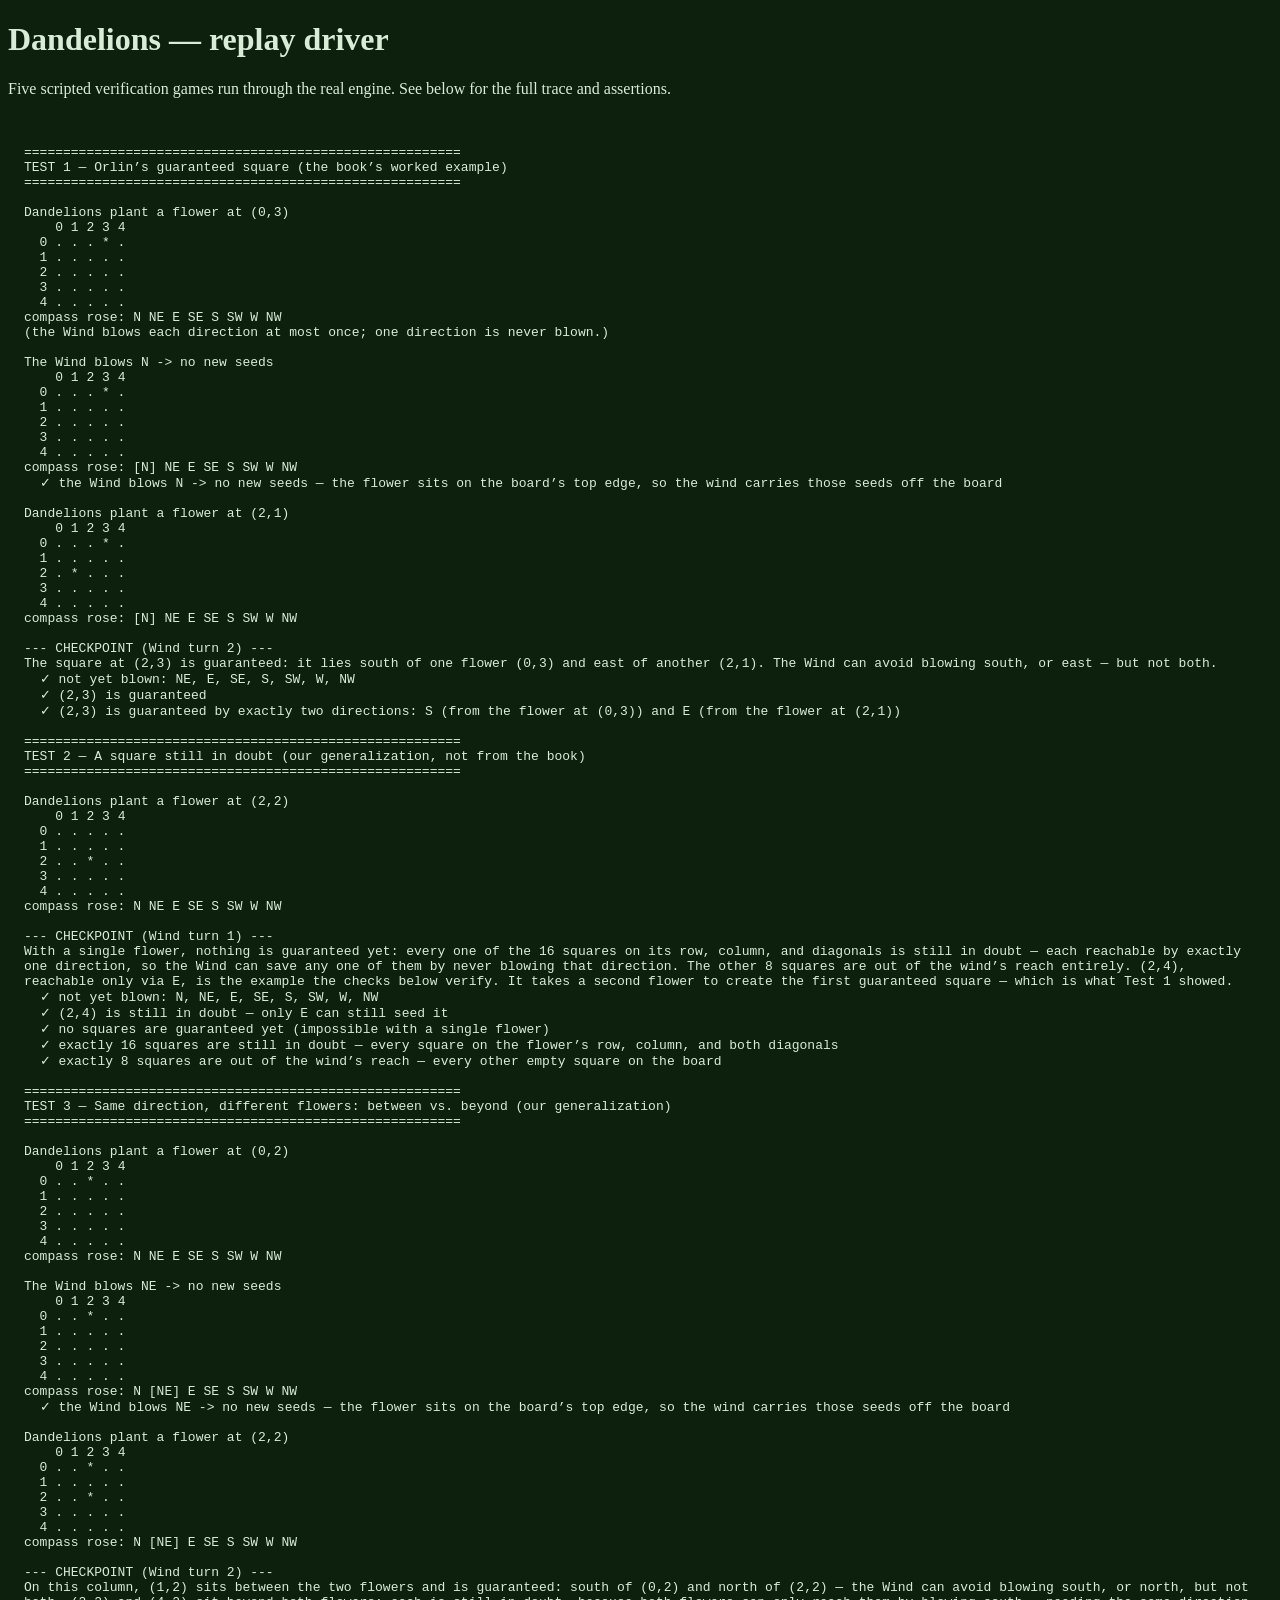
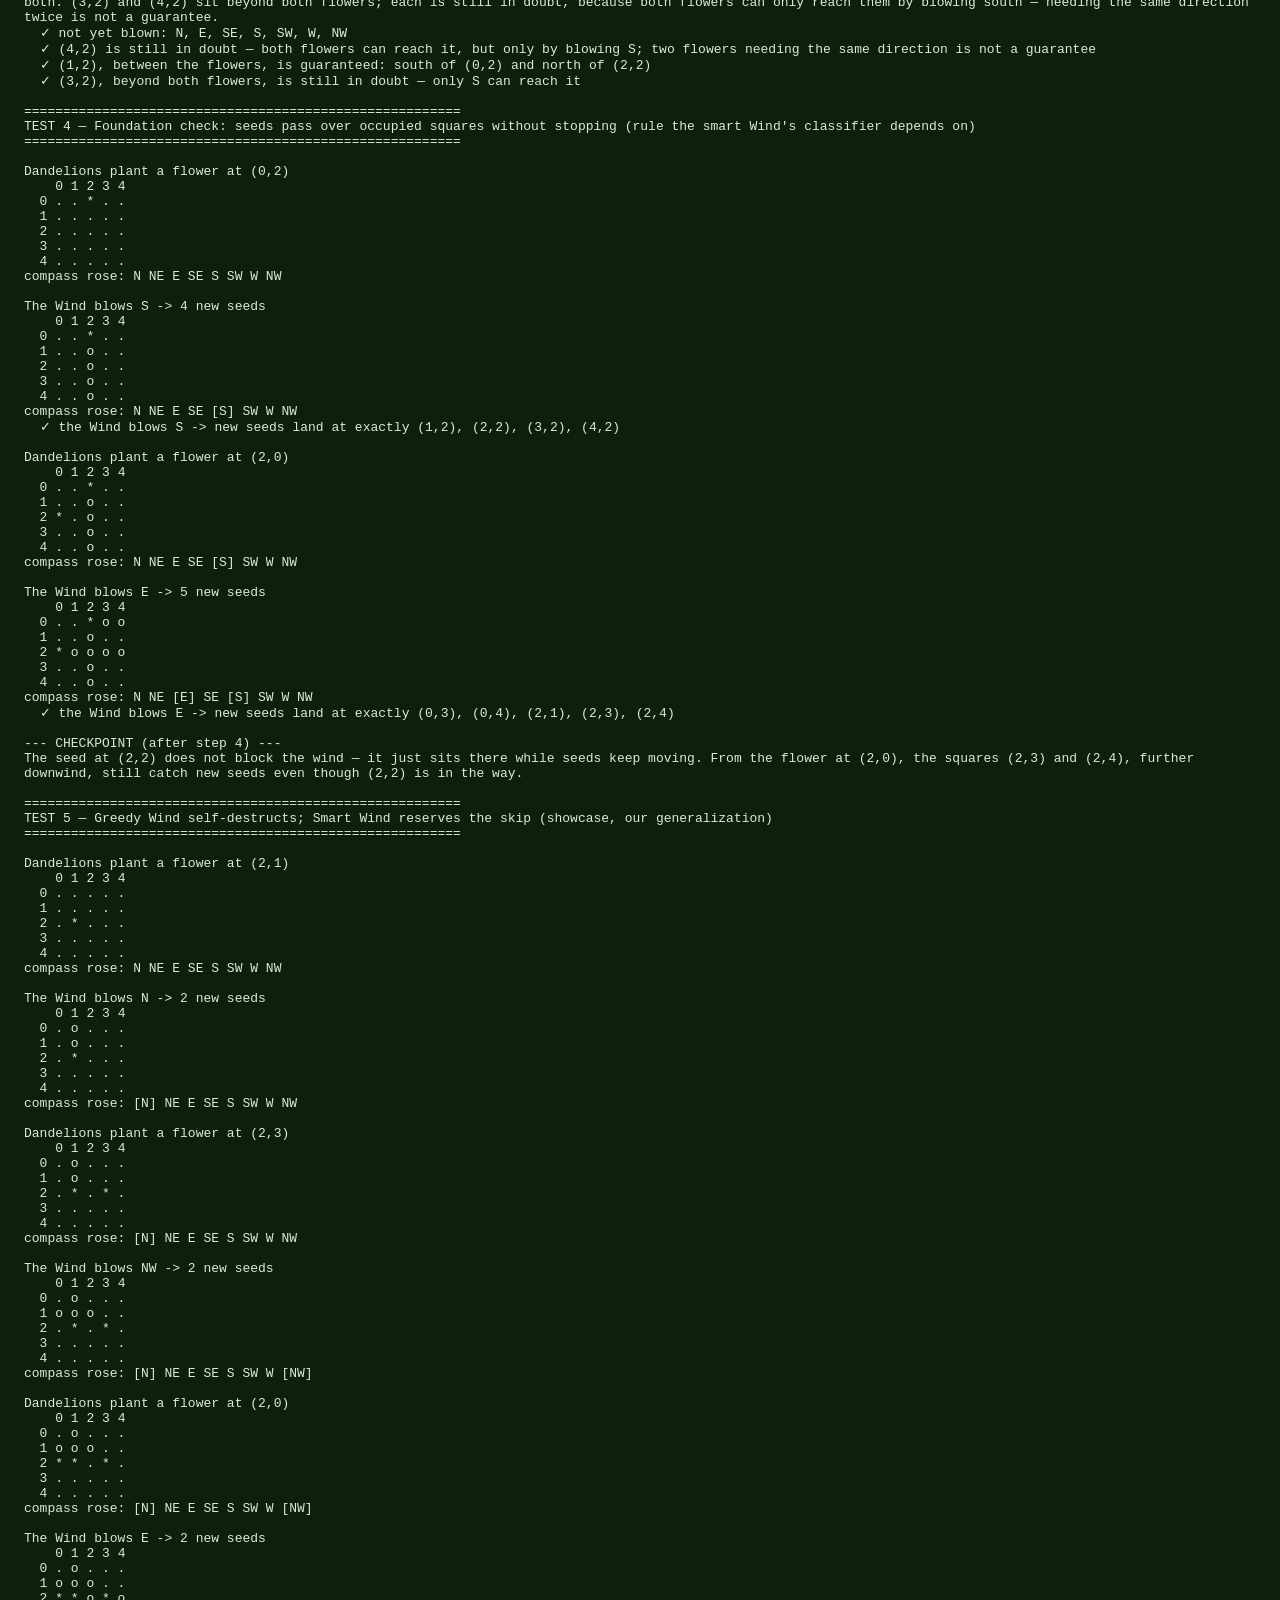
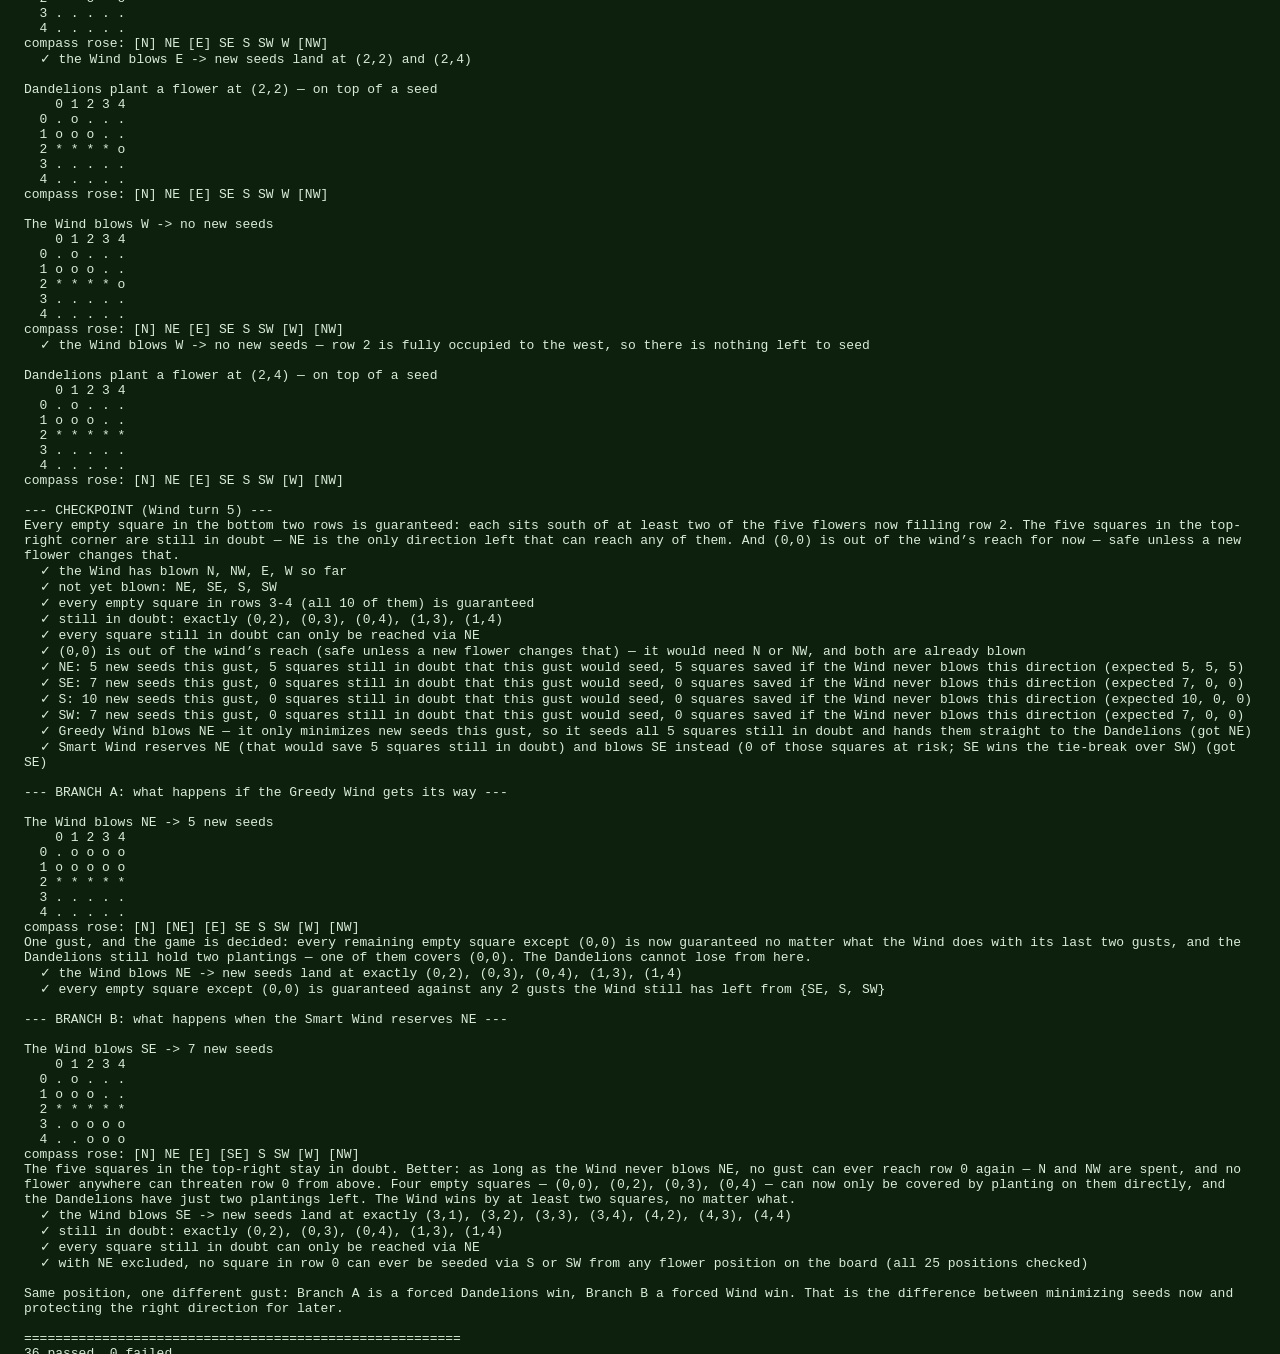
<file: tools/replay.html>
<!doctype html>
<html lang="en">
<head>
<meta charset="utf-8">
<title>Dandelions replay driver</title>
<style>
  body { background: #0d1f0d; color: #d8ecd8; }
  #replay-log { font-size: 13px; }
</style>
</head>
<body>
<h1>Dandelions — replay driver</h1>
<p>Five scripted verification games run through the real engine. See below for the full trace and assertions.</p>
<!--
  Loads the real engine (game.js) and the smart-Wind classifier
  (wind-ai-smart.js) verbatim, then tools/replay-tests.js, which runs the five
  scripted games and appends its trace + assertions as a <pre> below.
  game.js's DOMContentLoaded handler builds a grid/compass UI this page
  doesn't have; any error it throws there is harmless and unrelated to the
  synchronous test script, which has already finished by the time that event
  fires.
-->
<script src="../game.js"></script>
<script src="../wind-ai-smart.js"></script>
<script src="replay-tests.js"></script>
</body>
</html>
</file>
<file: style.css>
/* Ensure [hidden] always wins over authored display rules */
[hidden] { display: none !important; }

/* ── Reset & Base ─────────────────────────────────────────────────────────── */

*, *::before, *::after {
  box-sizing: border-box;
  margin: 0;
  padding: 0;
}

html, body {
  height: 100%;
}

body {
  background: #1a3d1a;
  color: #e8f5e8;
  font-family: 'Segoe UI', system-ui, sans-serif;
  display: flex;
  justify-content: center;
  align-items: flex-start;
  min-height: 100%;
  padding: 12px 8px 24px;
}

/* ── Page wrapper (game column + optional sidebar) ───────────────────────── */

#page {
  display: flex;
  flex-direction: column;
  align-items: center;
  gap: 14px;
  width: 100%;
  max-width: 440px;
}

/* ── App Container ────────────────────────────────────────────────────────── */

#app {
  display: flex;
  flex-direction: column;
  align-items: center;
  gap: 14px;
  width: 100%;
  max-width: 440px;
}

/* ── Header ───────────────────────────────────────────────────────────────── */

header {
  text-align: center;
  width: 100%;
}

h1 {
  font-size: clamp(1.6rem, 7vw, 2.2rem);
  font-weight: 700;
  letter-spacing: 0.05em;
  color: #f5e642;
  text-shadow: 0 2px 8px rgba(0,0,0,0.5);
  line-height: 1.1;
}

#round-counter {
  margin-top: 4px;
  font-size: clamp(0.85rem, 3.5vw, 1rem);
  color: #a8d8a8;
  letter-spacing: 0.04em;
}

/* ── Difficulty toggle ────────────────────────────────────────────────────── */

#difficulty {
  display: inline-flex;
  margin-top: 0;   /* spacing handled by #header-controls gap */
  border: 1px solid #3a6e3a;
  border-radius: 999px;
  overflow: hidden;
  background: #112b11;
}

#difficulty.hidden-toggle { display: none; }

.diff-btn {
  background: transparent;
  color: #7aaa7a;
  border: none;
  padding: 0.35em 1.1em;
  font-size: clamp(0.75rem, 3vw, 0.85rem);
  font-weight: 600;
  letter-spacing: 0.05em;
  cursor: pointer;
  transition: background 0.18s, color 0.18s;
  -webkit-tap-highlight-color: transparent;
  line-height: 1.4;
}

/* ── Mode selector ────────────────────────────────────────────────────────── */

#mode-selector {
  display: inline-flex;
  border: 1px solid #3a6e3a;
  border-radius: 999px;
  overflow: hidden;
  background: #112b11;
}

.mode-btn {
  background: transparent;
  color: #7aaa7a;
  border: none;
  padding: 0.35em 1.1em;
  font-size: clamp(0.75rem, 3vw, 0.85rem);
  font-weight: 600;
  letter-spacing: 0.05em;
  cursor: pointer;
  transition: background 0.18s, color 0.18s;
  -webkit-tap-highlight-color: transparent;
  line-height: 1.4;
}

.mode-btn:first-child { border-right: 1px solid #3a6e3a; }

.mode-btn.active {
  background: #2e7d32;
  color: #fff;
}

.mode-btn:not(.active):hover {
  background: #1f4a1f;
  color: #c5e8c5;
}

.mode-btn:focus-visible {
  outline: 2px solid #f5e642;
  outline-offset: -2px;
}

.diff-btn:not(:last-child) { border-right: 1px solid #3a6e3a; }

.diff-btn.active {
  background: #2e7d32;
  color: #fff;
}

.diff-btn:not(.active):hover {
  background: #1f4a1f;
  color: #c5e8c5;
}

.diff-btn:focus-visible {
  outline: 2px solid #f5e642;
  outline-offset: -2px;
}

/* ── Main layout ──────────────────────────────────────────────────────────── */

main {
  display: flex;
  flex-direction: column;
  align-items: center;
  gap: 14px;
  width: 100%;
}

/* ── SVG Grid ─────────────────────────────────────────────────────────────── */

#grid {
  width: 100%;
  max-width: 400px;
  /* viewBox="0 0 500 500" → always square */
  aspect-ratio: 1;
  display: block;
  border-radius: 12px;
  background: #163216;
  box-shadow: 0 4px 18px rgba(0,0,0,0.45);
}

/* Grid cells */
.cell rect {
  transition: fill 0.18s ease;
}

.cell.empty rect {
  fill: #5a9e30;
  stroke: #3d7020;
  stroke-width: 1.5;
}

.cell.flower rect {
  fill: #246e24;
  stroke: #1a4f1a;
  stroke-width: 1.5;
}

.cell.seed rect {
  fill: #9fcc6a;
  stroke: #7aaa3a;
  stroke-width: 1.5;
}

/* Hover / focus — only on non-flower cells */
.cell:not(.flower):hover rect,
.cell:not(.flower):focus rect {
  fill: #7dbe40;
  stroke: #f5e642;
  stroke-width: 2.5;
  outline: none;
}

.cell:focus-visible rect {
  stroke: #f5e642;
  stroke-width: 3;
}

/* Cell symbols */
.cell-symbol {
  pointer-events: none;
  user-select: none;
}

.cell.flower .cell-symbol {
  font-size: 46px;
  fill: #f5e642;
  filter: drop-shadow(0 2px 4px rgba(0,0,0,0.55));
}

.cell.seed .cell-symbol {
  font-size: 30px;
  fill: #4a2c00;
}

/* ── Compass Wrap ─────────────────────────────────────────────────────────── */

#compass-wrap {
  width: 100%;
  max-width: 220px;
  aspect-ratio: 1;
  background: #112b11;
  border-radius: 50%;
  box-shadow: 0 3px 14px rgba(0,0,0,0.4);
  display: flex;
  align-items: center;
  justify-content: center;
}

#compass {
  width: 100%;
  height: 100%;
  display: block;
}

/* Compass structural elements */
.compass-ring {
  fill: none;
  stroke: rgba(255,255,255,0.08);
  stroke-width: 1;
}

.compass-center {
  fill: #a8d8a8;
}

/* Direction spokes */
.dir-spoke {
  stroke: rgba(168, 216, 168, 0.25);
  stroke-width: 1;
  stroke-linecap: round;
}

/* Direction bg circle (highlighted ring) */
.dir-bg {
  fill: transparent;
  stroke: transparent;
  stroke-width: 2;
  transition: fill 0.2s, stroke 0.2s;
}

/* Direction text */
.dir-text {
  font-size: 13px;
  font-weight: 600;
  letter-spacing: 0.03em;
  fill: #c5e8c5;
  transition: fill 0.2s, opacity 0.2s;
  pointer-events: none;
  user-select: none;
}

/* Used direction — dimmed */
.dir-group.used .dir-bg {
  fill: transparent;
}

.dir-group.used .dir-text {
  fill: #4a6a4a;
  opacity: 0.45;
}

.dir-group.used .dir-spoke {
  stroke: rgba(74, 106, 74, 0.2);
}

/* Last-used direction — most recent gust, still recognisable */
.dir-group.last-used .dir-bg {
  fill: rgba(245, 230, 66, 0.07);
  stroke: rgba(245, 230, 66, 0.45);
  stroke-width: 1.5;
  transition: fill 0.3s, stroke 0.3s;
}

.dir-group.last-used .dir-text {
  fill: #c8cb60;
  opacity: 0.70;
}

.dir-group.last-used .dir-spoke {
  stroke: rgba(200, 203, 96, 0.35);
}

/* Active (just blown) direction — pulse highlight */
.dir-group.active .dir-bg {
  fill: rgba(245, 230, 66, 0.22);
  stroke: #f5e642;
  stroke-width: 2;
  transform-box: fill-box;
  transform-origin: center;
  animation: pulse-ring 1s ease-out forwards;
}

.dir-group.active .dir-text {
  fill: #f5e642;
  font-size: 14px;
}

.dir-group.active .dir-spoke {
  stroke: rgba(245, 230, 66, 0.6);
}

@keyframes pulse-ring {
  0%   { transform: scale(1);    fill-opacity: 0.35; stroke-opacity: 1;   }
  50%  { transform: scale(1.25); fill-opacity: 0.18; stroke-opacity: 0.9; }
  100% { transform: scale(1.1);  fill-opacity: 0.12; stroke-opacity: 0.6; }
}

/* ── Status Message ───────────────────────────────────────────────────────── */

#status {
  font-size: clamp(0.9rem, 3.8vw, 1.05rem);
  color: #d4edda;
  text-align: center;
  min-height: 1.5em;
  letter-spacing: 0.02em;
  padding: 0 8px;
  transition: color 0.3s;
}

#app.win #status {
  color: #f5e642;
  font-weight: 600;
  font-size: clamp(1rem, 4.2vw, 1.15rem);
}

#app.lose #status {
  color: #ef9a9a;
  font-weight: 600;
  font-size: clamp(1rem, 4.2vw, 1.15rem);
}

/* ── Footer / Reset Button ────────────────────────────────────────────────── */

footer {
  width: 100%;
  display: flex;
  justify-content: center;
}

#reset-btn {
  background: #2e7d32;
  color: #fff;
  border: 2px solid #4caf50;
  border-radius: 999px;
  padding: 0.55em 2.2em;
  font-size: clamp(0.9rem, 3.8vw, 1rem);
  font-weight: 600;
  letter-spacing: 0.06em;
  cursor: pointer;
  transition: background 0.18s, transform 0.1s, box-shadow 0.18s;
  box-shadow: 0 3px 10px rgba(0,0,0,0.35);
  -webkit-tap-highlight-color: transparent;
}

#reset-btn:hover {
  background: #388e3c;
  box-shadow: 0 4px 14px rgba(0,0,0,0.4);
}

#reset-btn:active {
  background: #1b5e20;
  transform: scale(0.96);
  box-shadow: 0 1px 4px rgba(0,0,0,0.3);
}

#reset-btn:focus-visible {
  outline: 3px solid #f5e642;
  outline-offset: 3px;
}

/* ── How to Play — collapsible panel (mobile) ────────────────────────────── */

#how-to-play {
  width: 100%;
  max-width: 440px;
}

#htp-toggle {
  width: 100%;
  background: #163216;
  color: #a8d8a8;
  border: 1px solid #2e5f2e;
  border-radius: 8px;
  padding: 0.55em 1.1em;
  font-size: 0.9rem;
  font-weight: 600;
  letter-spacing: 0.05em;
  cursor: pointer;
  text-align: left;
  transition: background 0.18s, color 0.18s;
  -webkit-tap-highlight-color: transparent;
}

#htp-toggle:hover {
  background: #1f4a1f;
  color: #c5e8c5;
}

#htp-toggle:focus-visible {
  outline: 2px solid #f5e642;
  outline-offset: 2px;
}

#htp-toggle[aria-expanded="true"] {
  border-bottom-left-radius: 0;
  border-bottom-right-radius: 0;
  border-bottom-color: transparent;
}

.htp-collapsed {
  display: none;
}

#htp-body {
  background: #163216;
  border: 1px solid #2e5f2e;
  border-top: none;
  border-radius: 0 0 8px 8px;
  padding: 14px 16px 16px;
  display: flex;
  flex-direction: column;
  gap: 10px;
}

#htp-body h2 {
  font-size: 0.75rem;
  font-weight: 700;
  letter-spacing: 0.12em;
  text-transform: uppercase;
  color: #f5e642;
  margin-bottom: 2px;
}

#htp-body p,
#htp-body li {
  font-size: 0.82rem;
  line-height: 1.55;
  color: #c5e8c5;
}

#htp-body strong {
  color: #d8f0d8;
  font-weight: 600;
}

#htp-body ol {
  padding-left: 1.4em;
  display: flex;
  flex-direction: column;
  gap: 6px;
}

.htp-attribution {
  font-size: 0.74rem !important;
  font-style: italic;
  color: #7aaa7a !important;
  border-top: 1px solid #2e5f2e;
  padding-top: 8px;
  margin-top: 2px;
}

/* ── Wider screens: a touch of extra breathing room ──────────────────────── */

@media (min-width: 480px) {
  #app {
    gap: 18px;
  }

  body {
    padding: 24px 16px 40px;
    align-items: center;
  }
}

/* ── Wide screens: sidebar layout ────────────────────────────────────────── */

@media (min-width: 740px) {
  body {
    align-items: flex-start;
  }

  #page {
    flex-direction: row;
    align-items: flex-start;
    max-width: 780px;
    gap: 24px;
    /* keep centred in body */
    margin: 0 auto;
  }

  #app {
    flex: 0 0 auto;
  }

  #how-to-play {
    flex: 1 1 260px;
    max-width: 320px;
    /* give it the same top offset as the game header */
    padding-top: 0;
  }

  /* Hide the toggle button — rules always visible on wide screens */
  #htp-toggle {
    display: none;
  }

  /* Always show the body, collapsed class has no effect here */
  #htp-body,
  #htp-body.htp-collapsed {
    display: flex;
    border: 1px solid #2e5f2e;
    border-radius: 8px;    /* full rounding — toggle is gone */
    padding: 16px 18px 18px;
  }

  #htp-body h2 {
    font-size: 0.78rem;
  }

  #htp-body p,
  #htp-body li {
    font-size: 0.84rem;
  }
}

/* ── Header controls row (difficulty + tutorial button) ──────────────────── */

#header-controls {
  display: flex;
  align-items: center;
  justify-content: center;
  flex-wrap: wrap;
  gap: 8px;
  margin-top: 10px;
}

/* Tutorial button */
#tutorial-btn {
  background: transparent;
  color: #a8d8a8;
  border: 1px solid #3a6e3a;
  border-radius: 999px;
  padding: 0.35em 1.1em;
  font-size: clamp(0.75rem, 3vw, 0.85rem);
  font-weight: 600;
  letter-spacing: 0.05em;
  cursor: pointer;
  transition: background 0.18s, color 0.18s;
  -webkit-tap-highlight-color: transparent;
  line-height: 1.4;
}

#tutorial-btn:hover {
  background: #1f4a1f;
  color: #c5e8c5;
}

#tutorial-btn:focus-visible {
  outline: 2px solid #f5e642;
  outline-offset: 2px;
}

/* ── Grid wrapper (needed for tutorial overlay positioning) ──────────────── */

.grid-wrap {
  position: relative;
  width: 100%;
  max-width: 400px;
}

/* Re-attach sizing rules that were on #grid directly */
#grid {
  display: block;
  width: 100%;
  aspect-ratio: 1;
}

/* ── Tutorial overlay ────────────────────────────────────────────────────── */

#tut-overlay {
  position: absolute;
  inset: 0;
  background: rgba(10, 25, 10, 0.55);
  border-radius: 12px;
  pointer-events: none;   /* cells remain tappable */
}

/* Highlighted cell: pulsing gold border — pointer-events re-enabled */
.tut-highlight {
  pointer-events: all;
  cursor: pointer;
}

.tut-highlight rect {
  stroke: #f5e642 !important;
  stroke-width: 3.5 !important;
  animation: tut-pulse 0.9s ease-in-out infinite alternate;
  filter: drop-shadow(0 0 6px rgba(245,230,66,0.8));
}

@keyframes tut-pulse {
  from { stroke-opacity: 1;   fill: #7dbe40; }
  to   { stroke-opacity: 0.5; fill: #a8db60; }
}

/* Tutorial instruction panel */
#tut-panel {
  width: 100%;
  max-width: 400px;
  background: #163216;
  border: 1px solid #4caf50;
  border-radius: 10px;
  padding: 12px 14px;
  display: flex;
  flex-direction: column;
  gap: 10px;
}

#tut-msg {
  font-size: clamp(0.82rem, 3.4vw, 0.95rem);
  line-height: 1.55;
  color: #d4edda;
}

#tut-actions {
  display: flex;
  gap: 8px;
  flex-wrap: wrap;
}

.tut-btn {
  background: #2e7d32;
  color: #fff;
  border: none;
  border-radius: 999px;
  padding: 0.4em 1.2em;
  font-size: 0.82rem;
  font-weight: 600;
  letter-spacing: 0.04em;
  cursor: pointer;
  transition: background 0.15s;
  -webkit-tap-highlight-color: transparent;
}

.tut-btn:hover  { background: #388e3c; }
.tut-btn:active { background: #1b5e20; }
.tut-btn:disabled { opacity: 0.5; cursor: default; }

.tut-btn.tut-skip {
  background: transparent;
  color: #7aaa7a;
  border: 1px solid #3a6e3a;
}

.tut-btn.tut-skip:hover { background: #1f4a1f; color: #c5e8c5; }

/* ── Flower pop animation ────────────────────────────────────────────────── */

@keyframes flower-pop {
  0%   { opacity: 0;   }
  45%  { opacity: 1;   }
  70%  { opacity: 0.6; }
  100% { opacity: 1;   }
}

.flower-pop {
  animation: flower-pop 0.24s ease-out both;
}

/* ── Seed stagger animation ──────────────────────────────────────────────── */

@keyframes seed-appear {
  from { opacity: 0; transform: scale(0.2); }
  to   { opacity: 1; transform: scale(1);   }
}

.seed-appear {
  animation: seed-appear 0.2s ease-out both;
}

/* ── Cell wave (win) ─────────────────────────────────────────────────────── */

@keyframes cell-wave {
  0%   { transform: translateY(0);    fill-opacity: 1;    }
  30%  { transform: translateY(-6px); fill-opacity: 0.85; }
  60%  { transform: translateY(2px);  fill-opacity: 1;    }
  100% { transform: translateY(0);    fill-opacity: 1;    }
}

.cell-wave {
  transform-box: fill-box;
  transform-origin: center;
  animation: cell-wave 0.5s ease-in-out both;
}

/* ── Flower wilt (loss) ──────────────────────────────────────────────────── */

@keyframes flower-wilt {
  0%   { opacity: 1;   }
  40%  { opacity: 0.7; }
  100% { opacity: 0.35; }
}

.flower-wilt {
  animation: flower-wilt 0.7s ease-in-out forwards;
}

/* ── Confetti ────────────────────────────────────────────────────────────── */

#confetti {
  position: fixed;
  bottom: 35%;
  left: 50%;
  transform: translateX(-50%);
  width: min(400px, 95vw);
  height: 0;
  pointer-events: none;
  overflow: visible;
  z-index: 100;
}

@keyframes confetti-fly {
  0%   { transform: translateY(0)    rotate(0deg);   opacity: 1; }
  80%  { opacity: 1; }
  100% { transform: translateY(-280px) rotate(360deg); opacity: 0; }
}

.confetti-dot {
  position: absolute;
  bottom: 0;
  animation: confetti-fly linear forwards;
}

/* ── Cell drop shadow ────────────────────────────────────────────────────── */

.cell rect {
  filter: drop-shadow(0 2px 3px rgba(0,0,0,0.30));
  transition: fill 0.18s ease, filter 0.18s ease;
}

.cell:not(.flower):hover rect,
.cell:not(.flower):focus rect {
  filter: drop-shadow(0 3px 7px rgba(0,0,0,0.45)) drop-shadow(0 0 3px rgba(245,230,66,0.4));
}

/* ── Attribution footer line ─────────────────────────────────────────────── */

footer {
  flex-direction: column;
  gap: 8px;
}

#game-attribution {
  font-size: 0.72rem;
  color: #5a8a5a;
  text-align: center;
  line-height: 1.45;
  padding: 0 12px;
}

#game-attribution a {
  color: #7aaa7a;
  text-decoration: underline;
  text-underline-offset: 2px;
}

#game-attribution a:hover { color: #a8d8a8; }

/* ── Short screens: max-height 700px (e.g. iPhone SE 375×667) ────────────── */

@media (max-height: 700px) {
  body {
    padding-top: 8px;
    padding-bottom: 8px;
  }

  #app,
  main {
    gap: 9px;
  }

  h1 {
    font-size: clamp(1.3rem, 6vw, 1.8rem);
  }

  #round-counter {
    margin-top: 2px;
  }

  #header-controls {
    margin-top: 6px;
  }

  .grid-wrap {
    max-width: 285px;
  }

  #compass-wrap {
    max-width: 165px;   /* ~75% of 220px */
  }

  #game-attribution {
    display: none;
  }
}

/* ── Very short screens: max-height 600px ────────────────────────────────── */

@media (max-height: 600px) {
  body {
    padding-top: 8px;
    padding-bottom: 4px;
  }

  #app,
  main {
    gap: 6px;
  }

  h1 {
    font-size: clamp(1.1rem, 5vw, 1.5rem);
  }

  #header-controls {
    margin-top: 4px;
    gap: 6px;
  }

  .grid-wrap {
    max-width: 240px;
  }

  #compass-wrap {
    max-width: 132px;   /* ~60% of 220px */
  }
}

/* ── Pass-the-phone overlay (2-player mode) ──────────────────────────────── */

#pass-overlay {
  position: fixed;
  inset: 0;
  z-index: 200;
  background: #1a3d1a;
  display: flex;
  flex-direction: column;
  align-items: center;
  justify-content: center;
  gap: 24px;
}

#pass-msg {
  font-size: clamp(1.3rem, 5.5vw, 1.8rem);
  font-weight: 700;
  color: #f5e642;
  text-align: center;
  text-shadow: 0 2px 8px rgba(0,0,0,0.5);
  padding: 0 20px;
}

#pass-ready-btn {
  background: #2e7d32;
  color: #fff;
  border: 2px solid #4caf50;
  border-radius: 999px;
  padding: 0.7em 3em;
  font-size: clamp(1rem, 4vw, 1.2rem);
  font-weight: 600;
  letter-spacing: 0.06em;
  cursor: pointer;
  transition: background 0.18s, transform 0.1s, box-shadow 0.18s;
  box-shadow: 0 3px 10px rgba(0,0,0,0.35);
  -webkit-tap-highlight-color: transparent;
}

#pass-ready-btn:hover {
  background: #388e3c;
  box-shadow: 0 4px 14px rgba(0,0,0,0.4);
}

#pass-ready-btn:active {
  background: #1b5e20;
  transform: scale(0.96);
}

/* ── Compass tappable directions (2P Wind turn) ──────────────────────────── */

.dir-group.tappable {
  cursor: pointer;
  pointer-events: all;
}

.dir-group.tappable .dir-bg {
  fill: rgba(168, 216, 168, 0.12);
  stroke: #a8d8a8;
  stroke-width: 1.5;
  transition: fill 0.15s, stroke 0.15s;
}

.dir-group.tappable:hover .dir-bg {
  fill: rgba(245, 230, 66, 0.18);
  stroke: #f5e642;
}

.dir-group.tappable .dir-text {
  fill: #e8f5e8;
}
</file>
